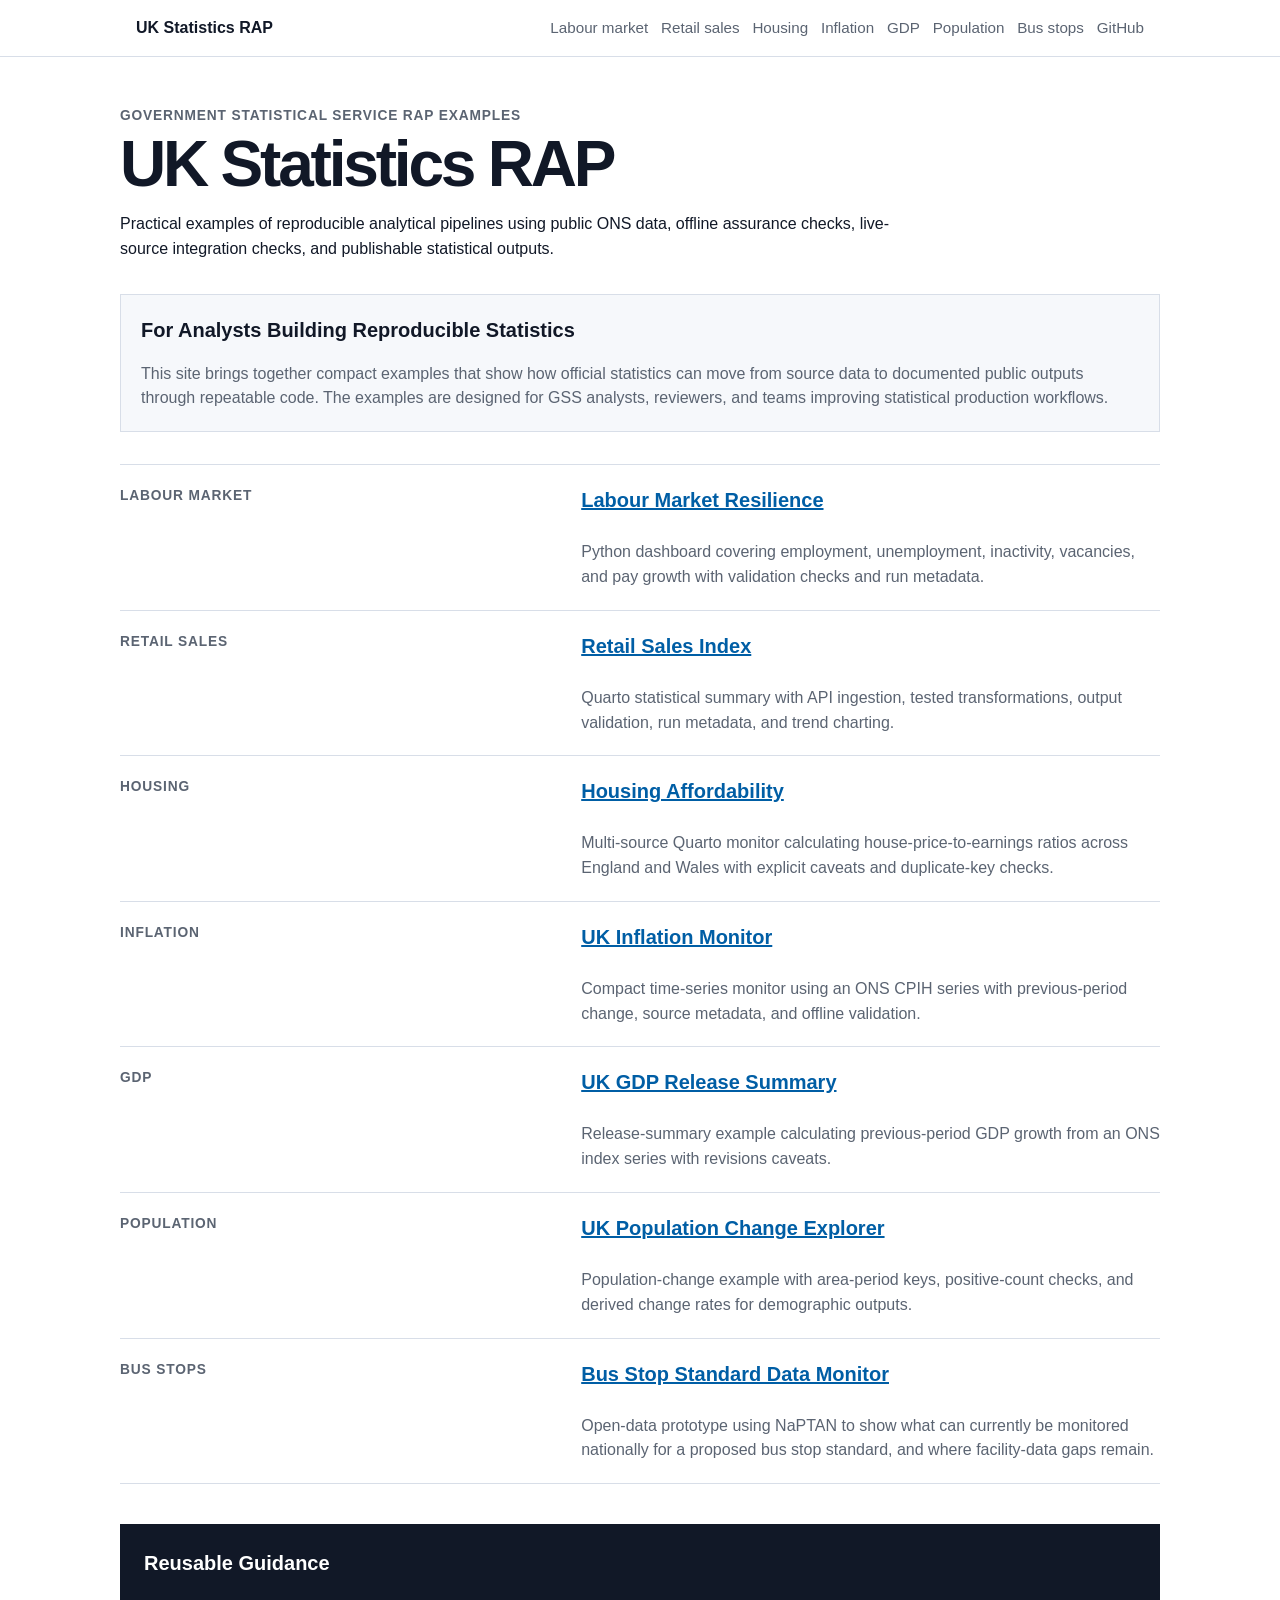
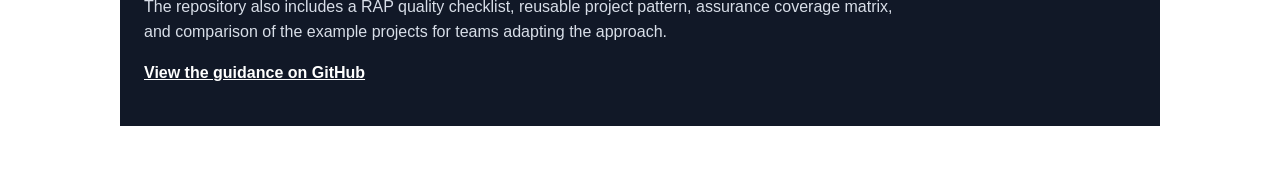
<file: site/index.html>
<!doctype html>
<html lang="en">
<head>
  <meta charset="utf-8">
  <meta name="viewport" content="width=device-width, initial-scale=1">
  <title>UK Statistics RAP</title>
  <link rel="stylesheet" href="assets/header.css">
  <link rel="stylesheet" href="assets/site.css">
</head>
<body>
  <header class="site-header">
    <div class="site-header__inner">
      <a class="site-header__brand" href="https://washwalk.github.io/uk-statistics-rap/">UK Statistics RAP</a>
      <nav class="site-header__nav" aria-label="Primary navigation">
        <a href="https://washwalk.github.io/uk-statistics-rap/uk-labour-market-resilience-monitor/">Labour market</a>
        <a href="https://washwalk.github.io/uk-statistics-rap/ons-retail-sales-rap/">Retail sales</a>
        <a href="https://washwalk.github.io/uk-statistics-rap/uk-housing-affordability-monitor/">Housing</a>
        <a href="https://washwalk.github.io/uk-statistics-rap/uk-inflation-monitor/">Inflation</a>
        <a href="https://washwalk.github.io/uk-statistics-rap/uk-gdp-release-summary/">GDP</a>
        <a href="https://washwalk.github.io/uk-statistics-rap/uk-population-change-explorer/">Population</a>
        <a href="https://washwalk.github.io/uk-statistics-rap/uk-bus-stop-standard-data-monitor/">Bus stops</a>
        <a href="https://github.com/washwalk/uk-statistics-rap">GitHub</a>
      </nav>
    </div>
  </header>

  <main>
    <section class="intro">
      <p class="eyebrow">Government Statistical Service RAP examples</p>
      <h1>UK Statistics RAP</h1>
      <p>Practical examples of reproducible analytical pipelines using public ONS data, offline assurance checks, live-source integration checks, and publishable statistical outputs.</p>
    </section>

    <section class="note" aria-label="Purpose">
      <h2>For Analysts Building Reproducible Statistics</h2>
      <p>This site brings together compact examples that show how official statistics can move from source data to documented public outputs through repeatable code. The examples are designed for GSS analysts, reviewers, and teams improving statistical production workflows.</p>
    </section>

    <section class="report-list" aria-label="Reports">
      <article>
        <p class="label">Labour market</p>
        <h2><a href="./uk-labour-market-resilience-monitor/">Labour Market Resilience</a></h2>
        <p>Python dashboard covering employment, unemployment, inactivity, vacancies, and pay growth with validation checks and run metadata.</p>
      </article>

      <article>
        <p class="label">Retail sales</p>
        <h2><a href="./ons-retail-sales-rap/">Retail Sales Index</a></h2>
        <p>Quarto statistical summary with API ingestion, tested transformations, output validation, run metadata, and trend charting.</p>
      </article>

      <article>
        <p class="label">Housing</p>
        <h2><a href="./uk-housing-affordability-monitor/">Housing Affordability</a></h2>
        <p>Multi-source Quarto monitor calculating house-price-to-earnings ratios across England and Wales with explicit caveats and duplicate-key checks.</p>
      </article>

      <article>
        <p class="label">Inflation</p>
        <h2><a href="./uk-inflation-monitor/">UK Inflation Monitor</a></h2>
        <p>Compact time-series monitor using an ONS CPIH series with previous-period change, source metadata, and offline validation.</p>
      </article>

      <article>
        <p class="label">GDP</p>
        <h2><a href="./uk-gdp-release-summary/">UK GDP Release Summary</a></h2>
        <p>Release-summary example calculating previous-period GDP growth from an ONS index series with revisions caveats.</p>
      </article>

      <article>
        <p class="label">Population</p>
        <h2><a href="./uk-population-change-explorer/">UK Population Change Explorer</a></h2>
        <p>Population-change example with area-period keys, positive-count checks, and derived change rates for demographic outputs.</p>
      </article>

      <article>
        <p class="label">Bus stops</p>
        <h2><a href="./uk-bus-stop-standard-data-monitor/">Bus Stop Standard Data Monitor</a></h2>
        <p>Open-data prototype using NaPTAN to show what can currently be monitored nationally for a proposed bus stop standard, and where facility-data gaps remain.</p>
      </article>
    </section>

    <section class="guidance" aria-label="Reusable guidance">
      <h2>Reusable Guidance</h2>
      <p>The repository also includes a RAP quality checklist, reusable project pattern, assurance coverage matrix, and comparison of the example projects for teams adapting the approach.</p>
      <p><a href="https://github.com/washwalk/uk-statistics-rap/tree/main/docs">View the guidance on GitHub</a></p>
    </section>
  </main>
</body>
</html>
</file>
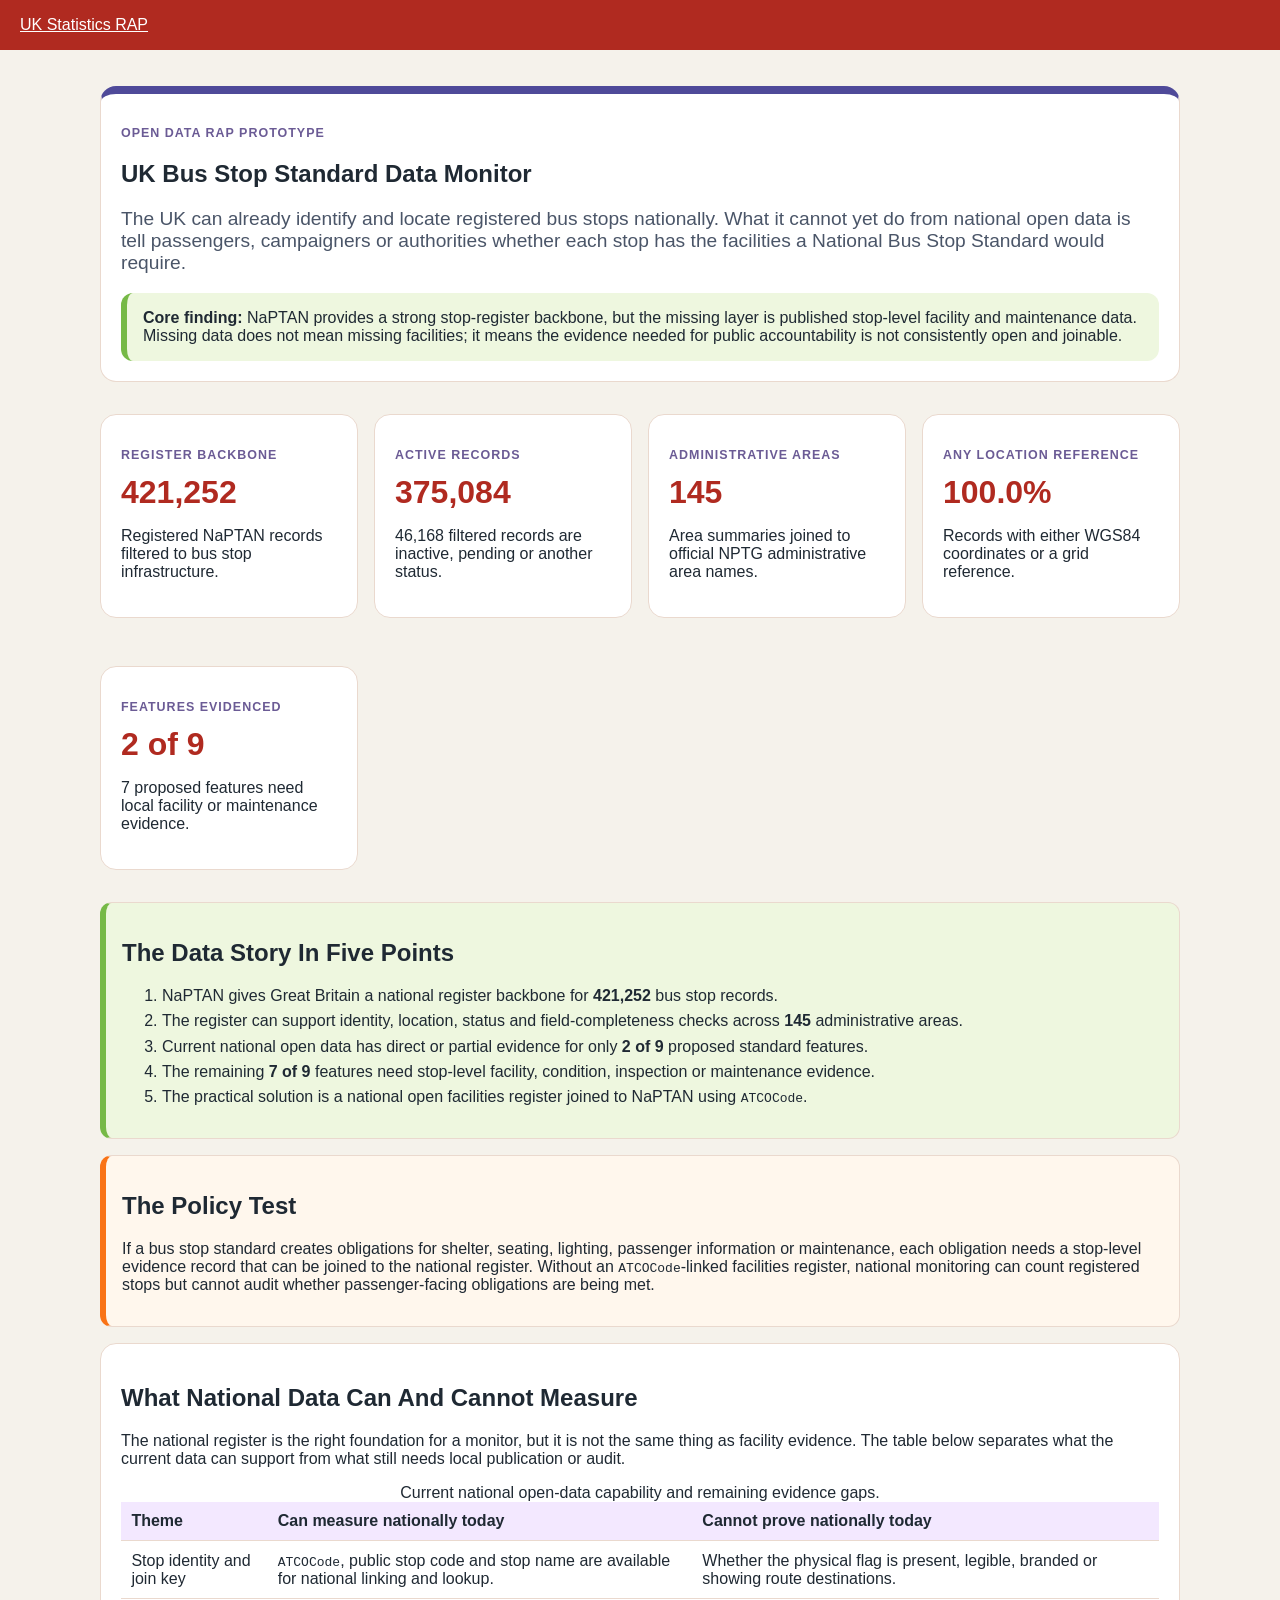
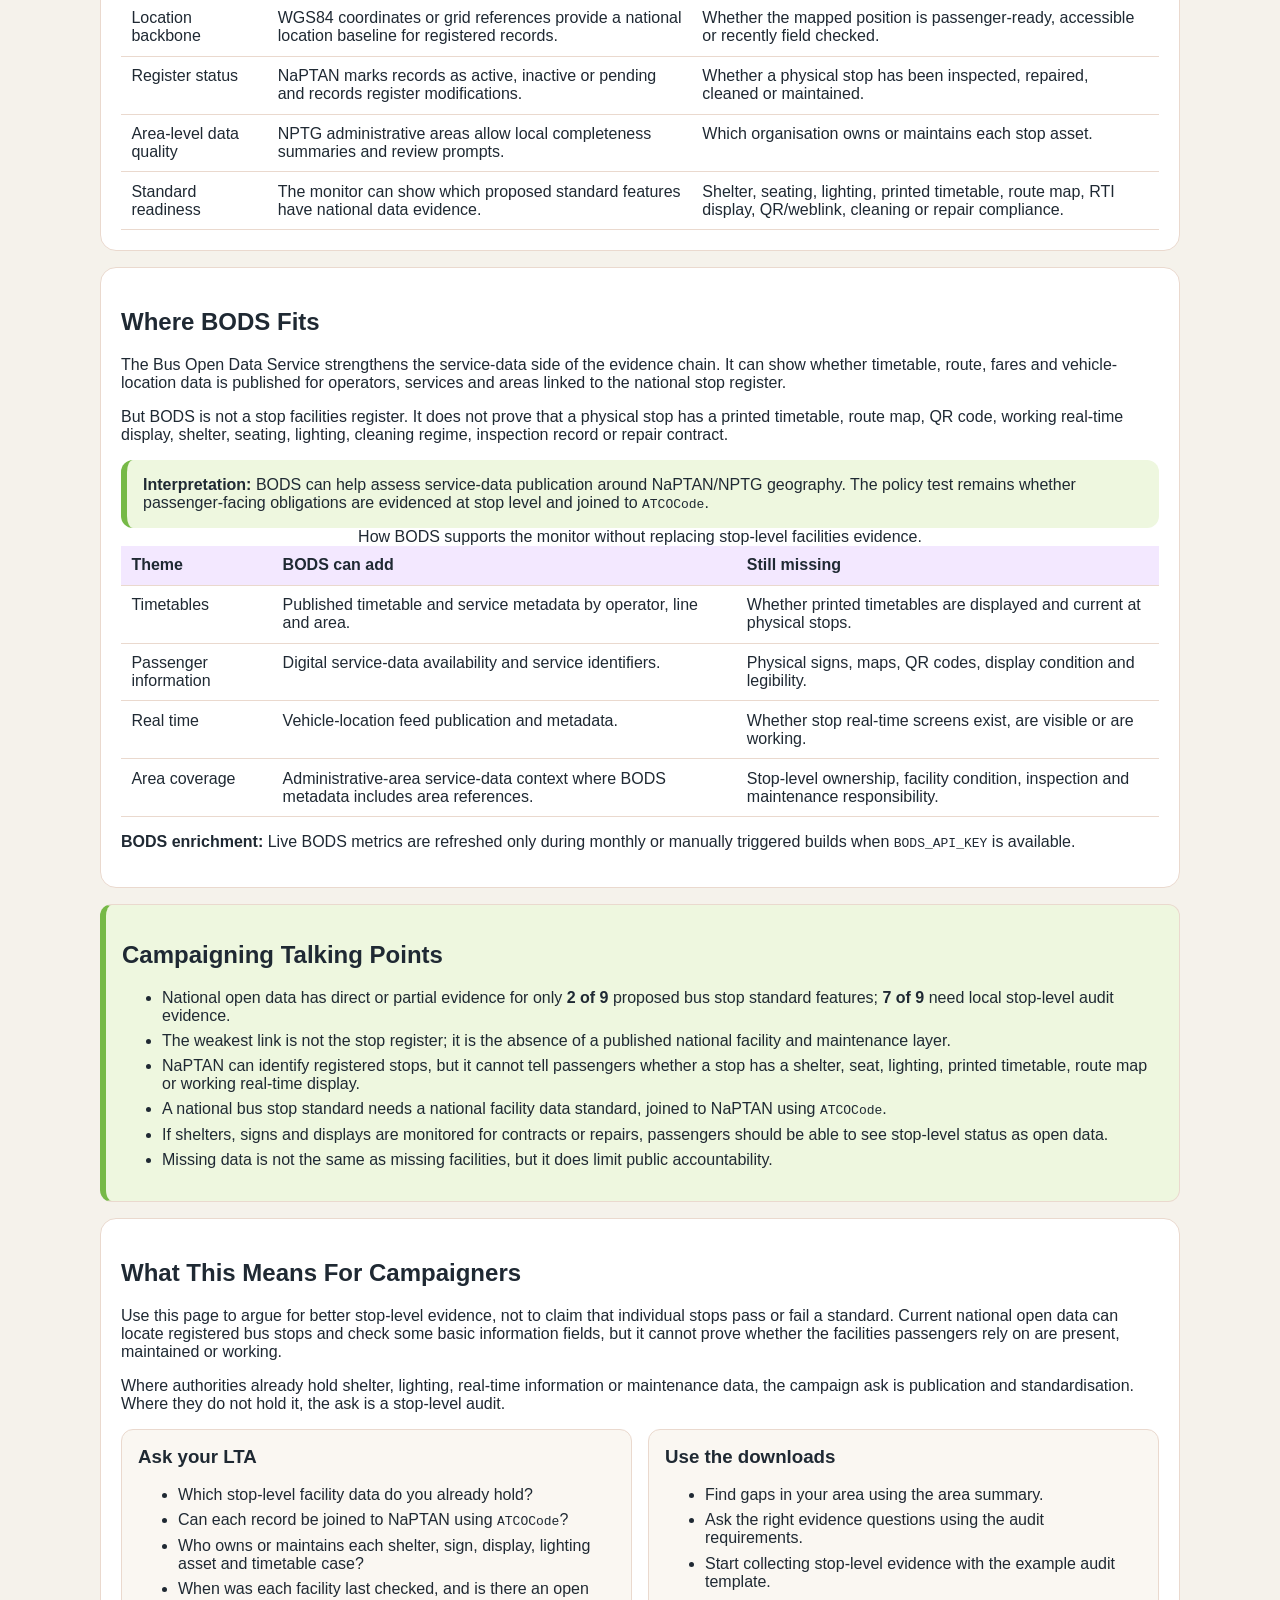
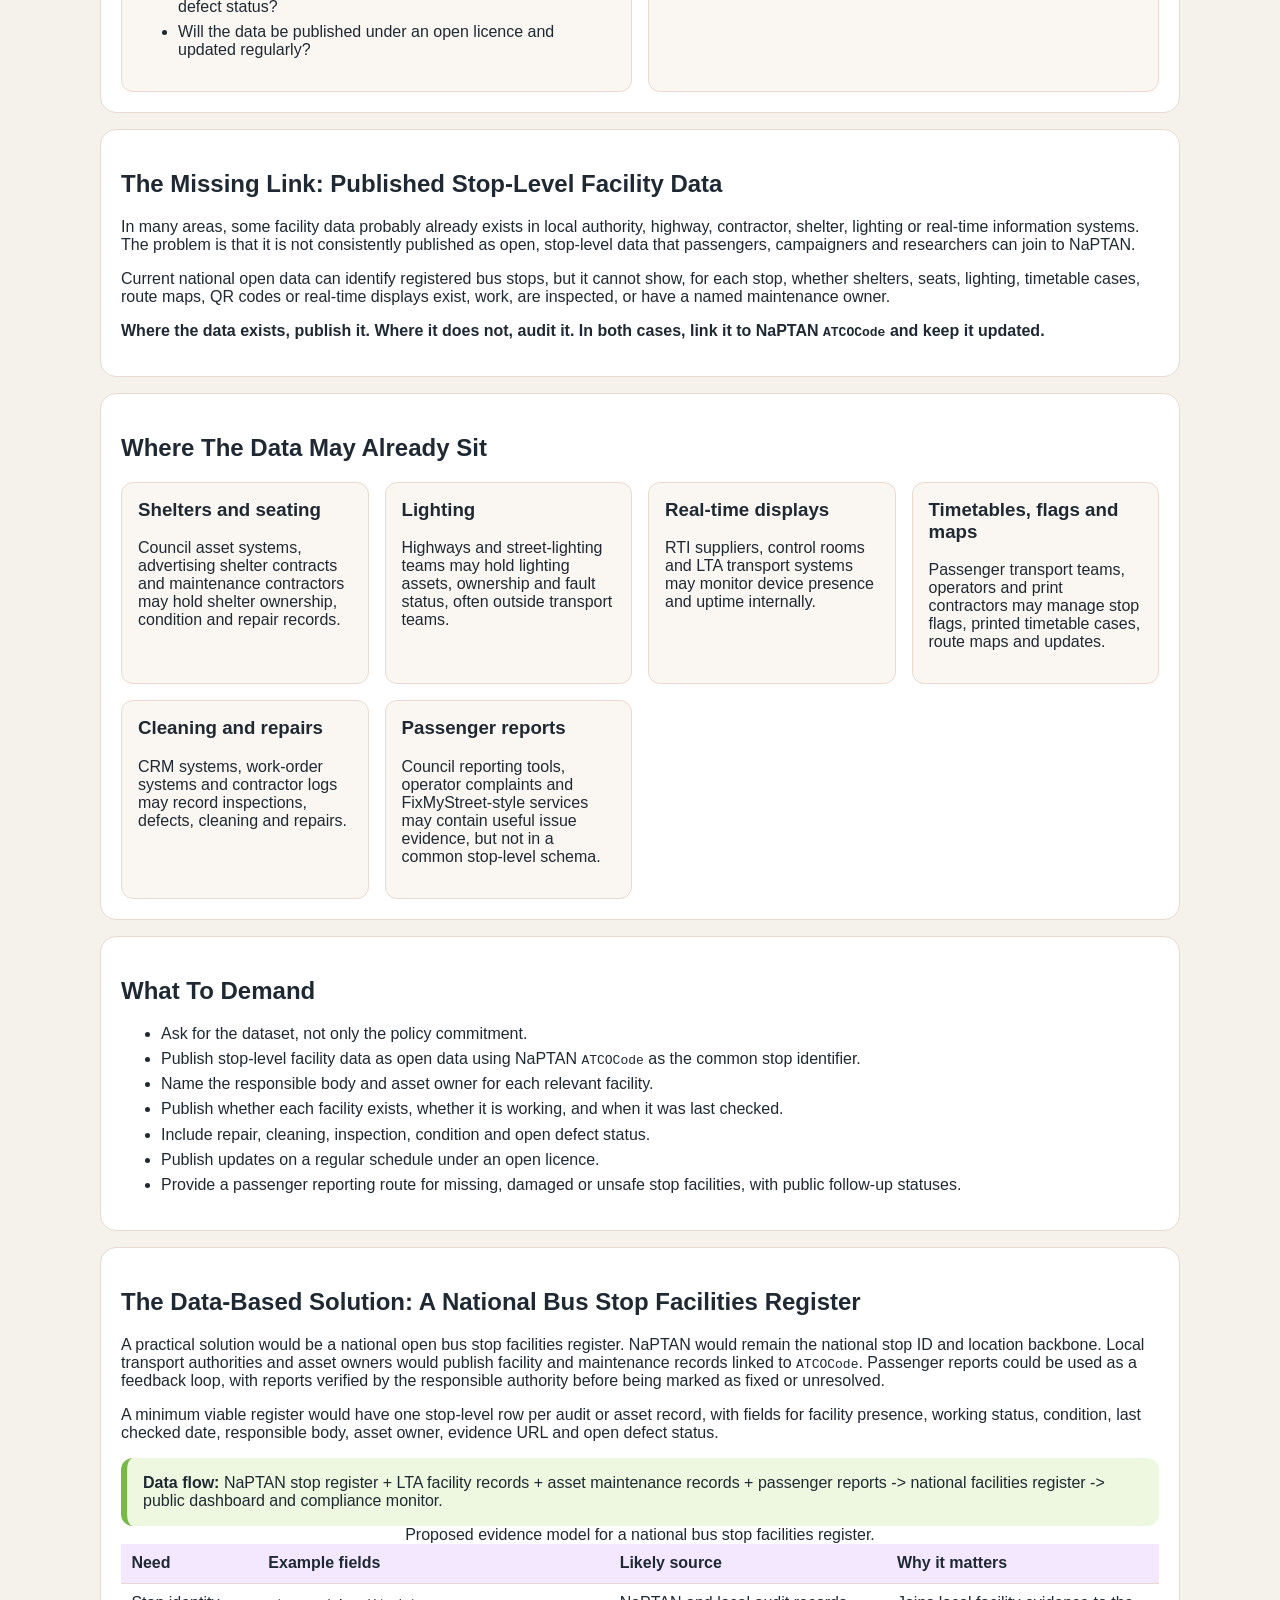
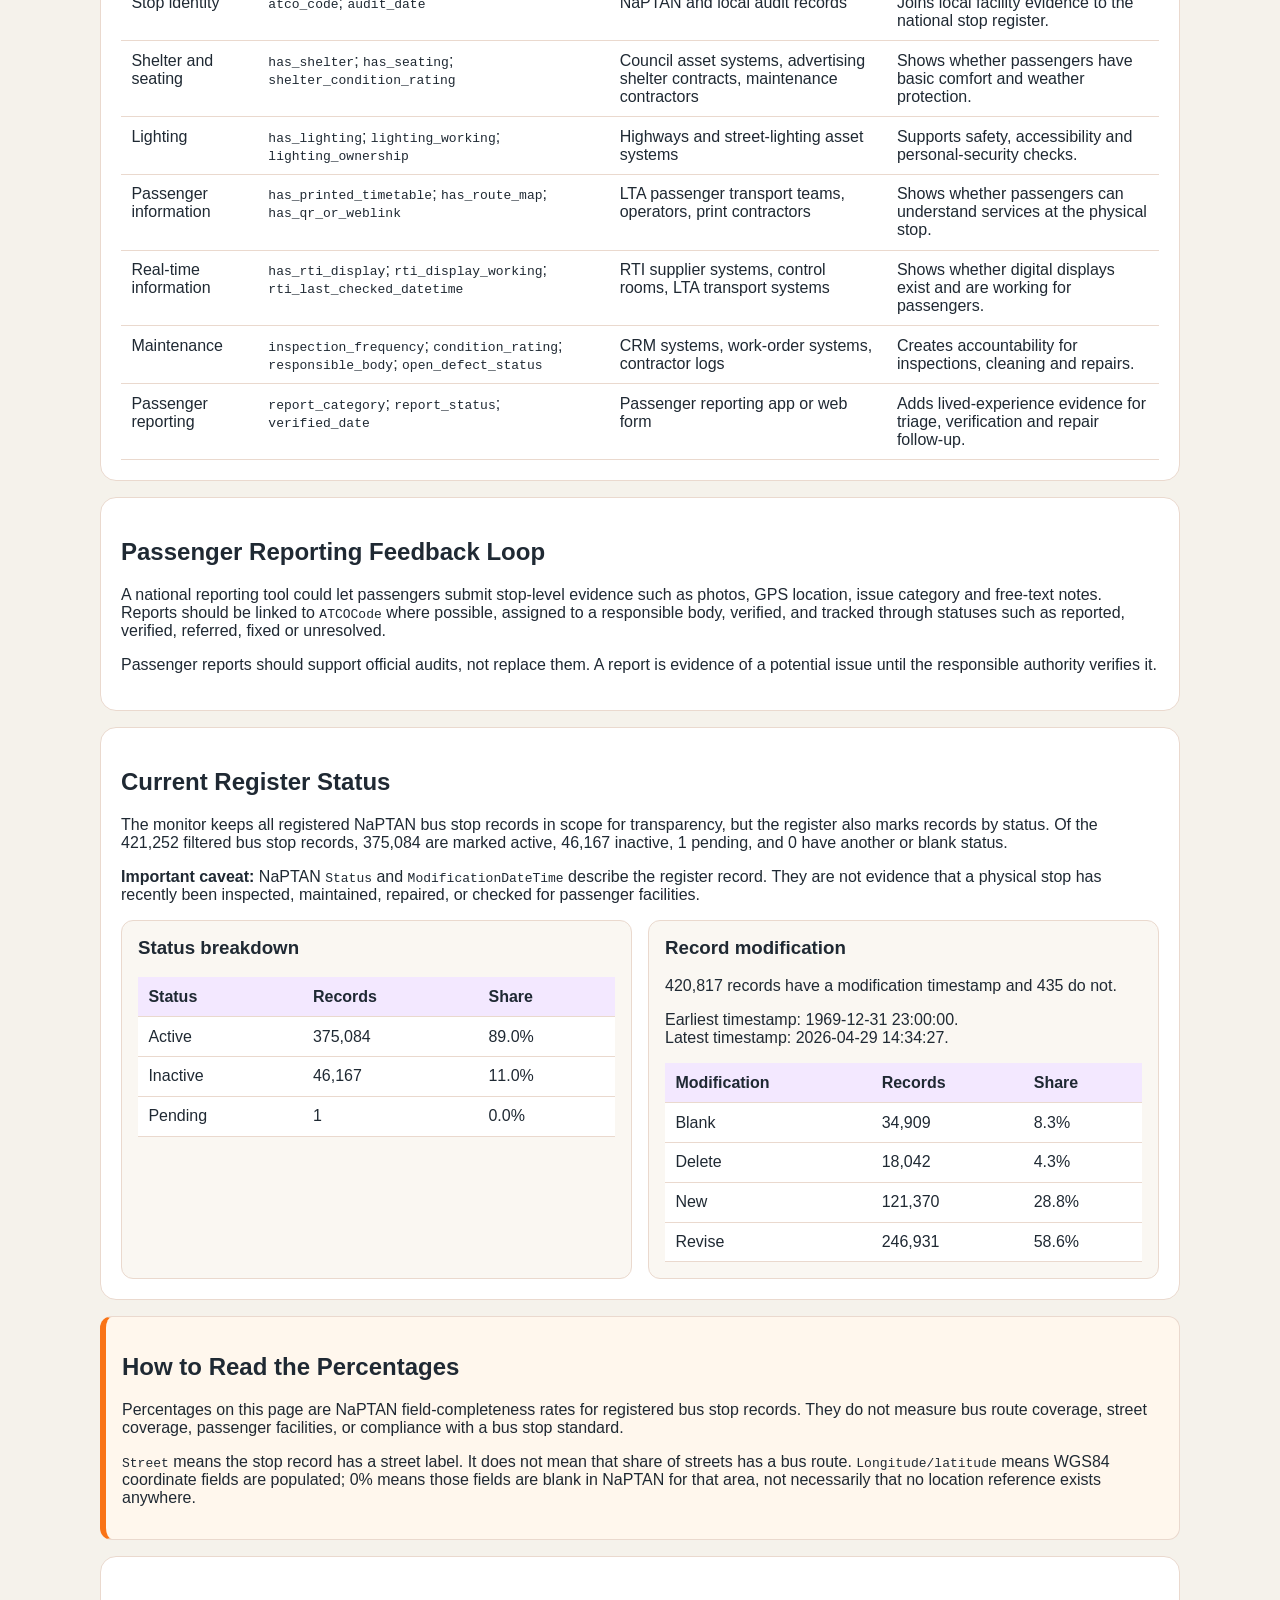
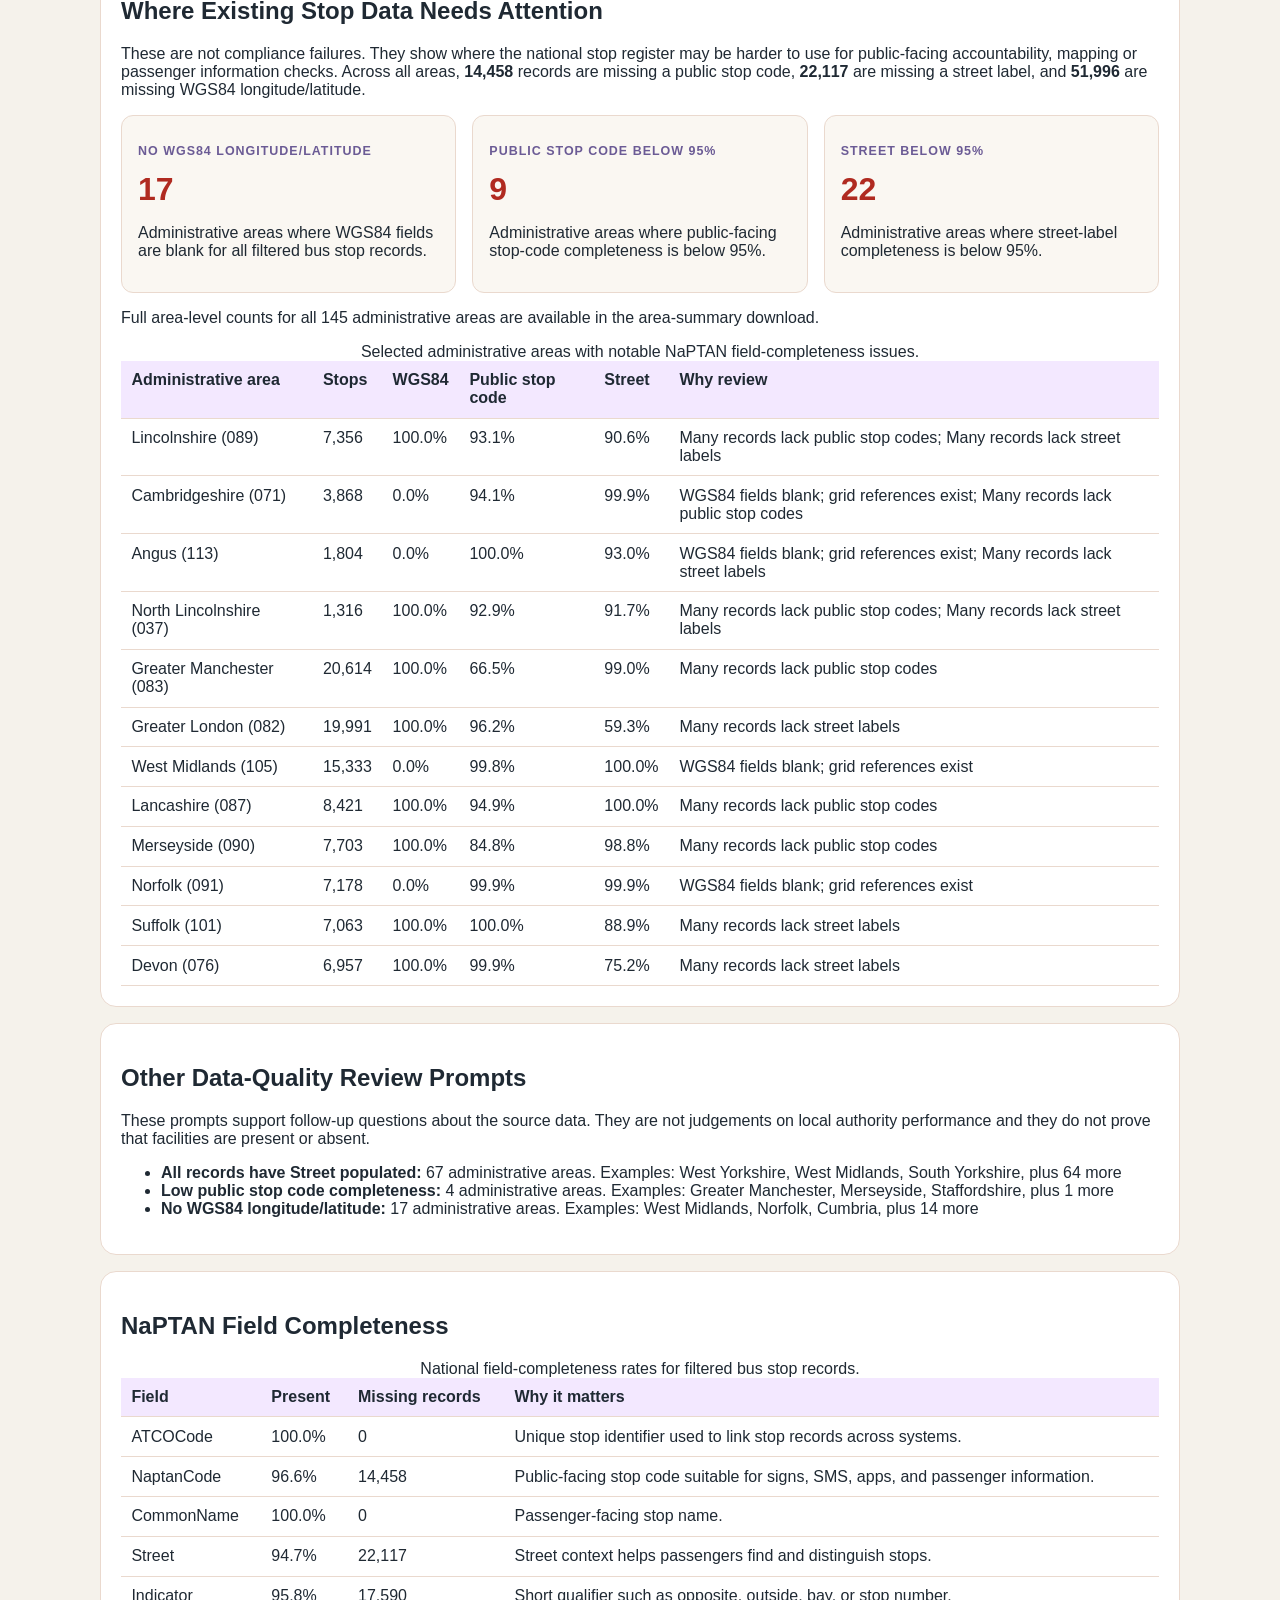
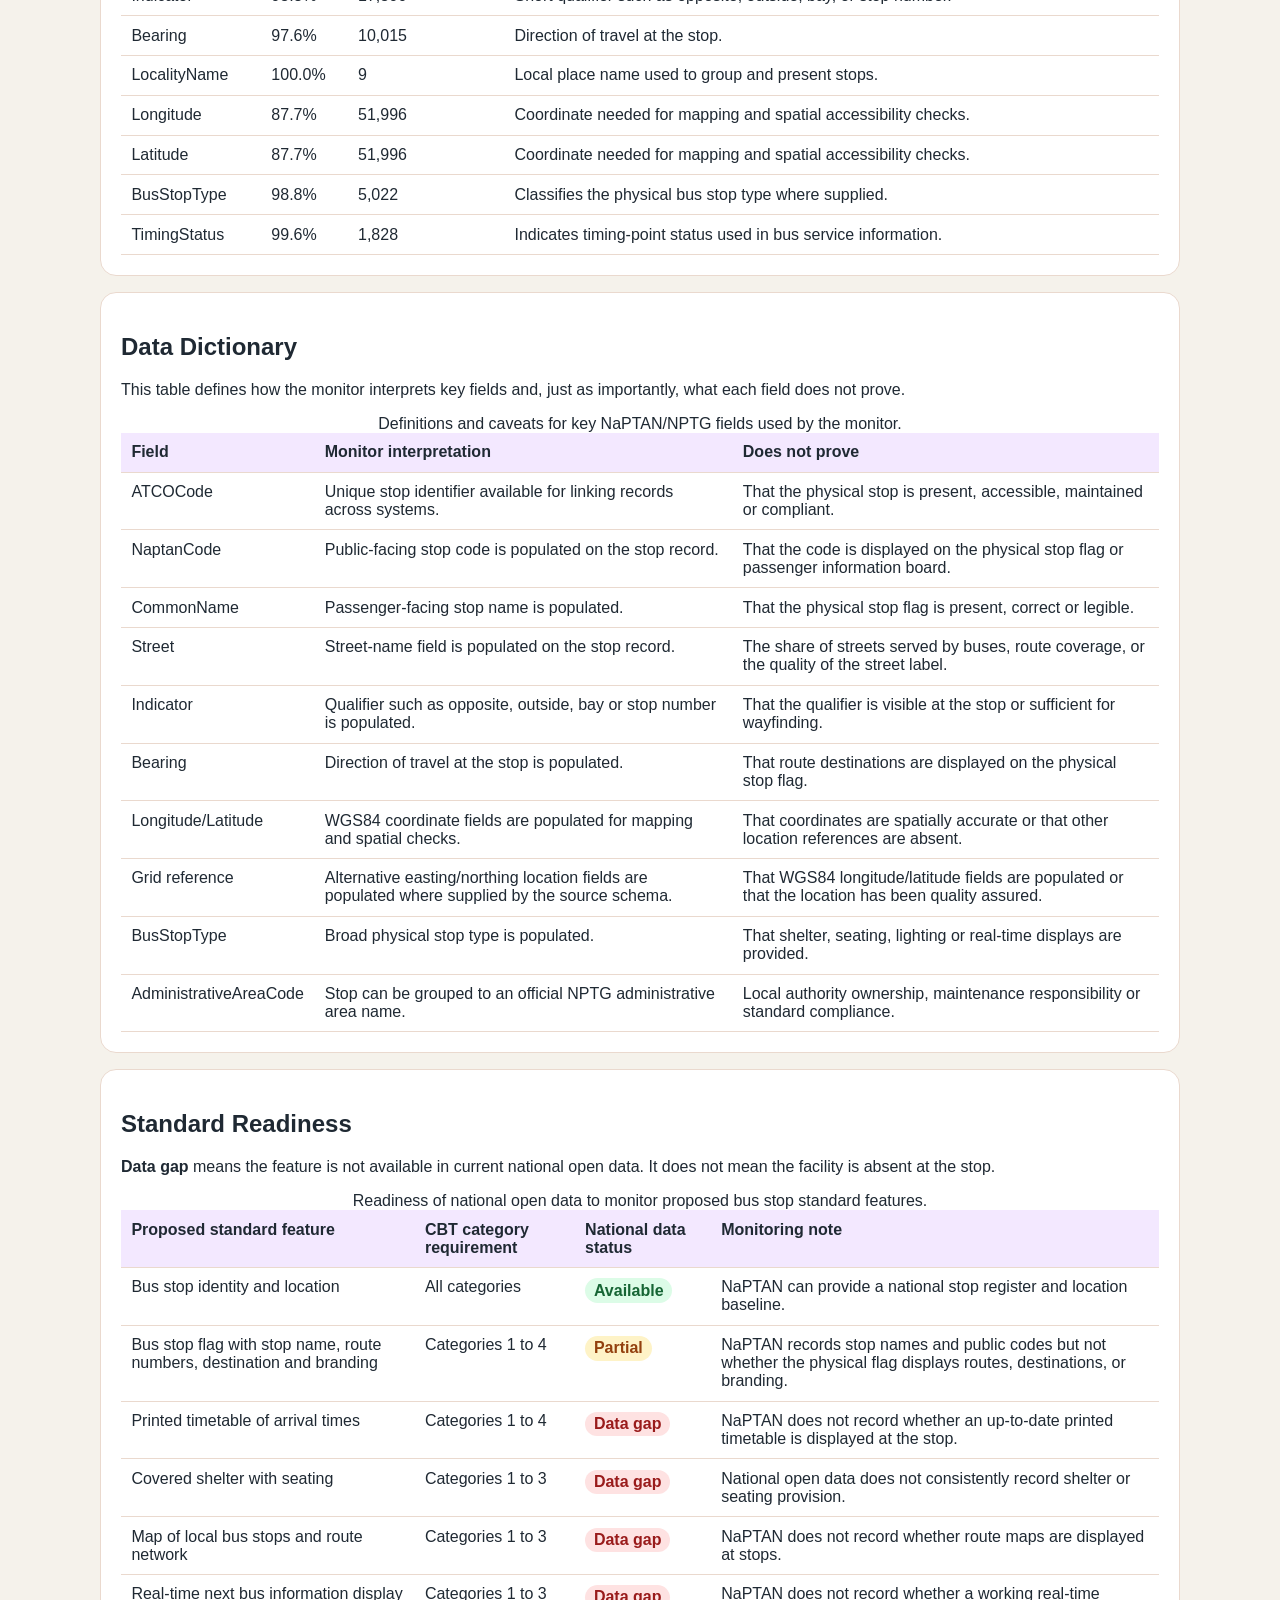
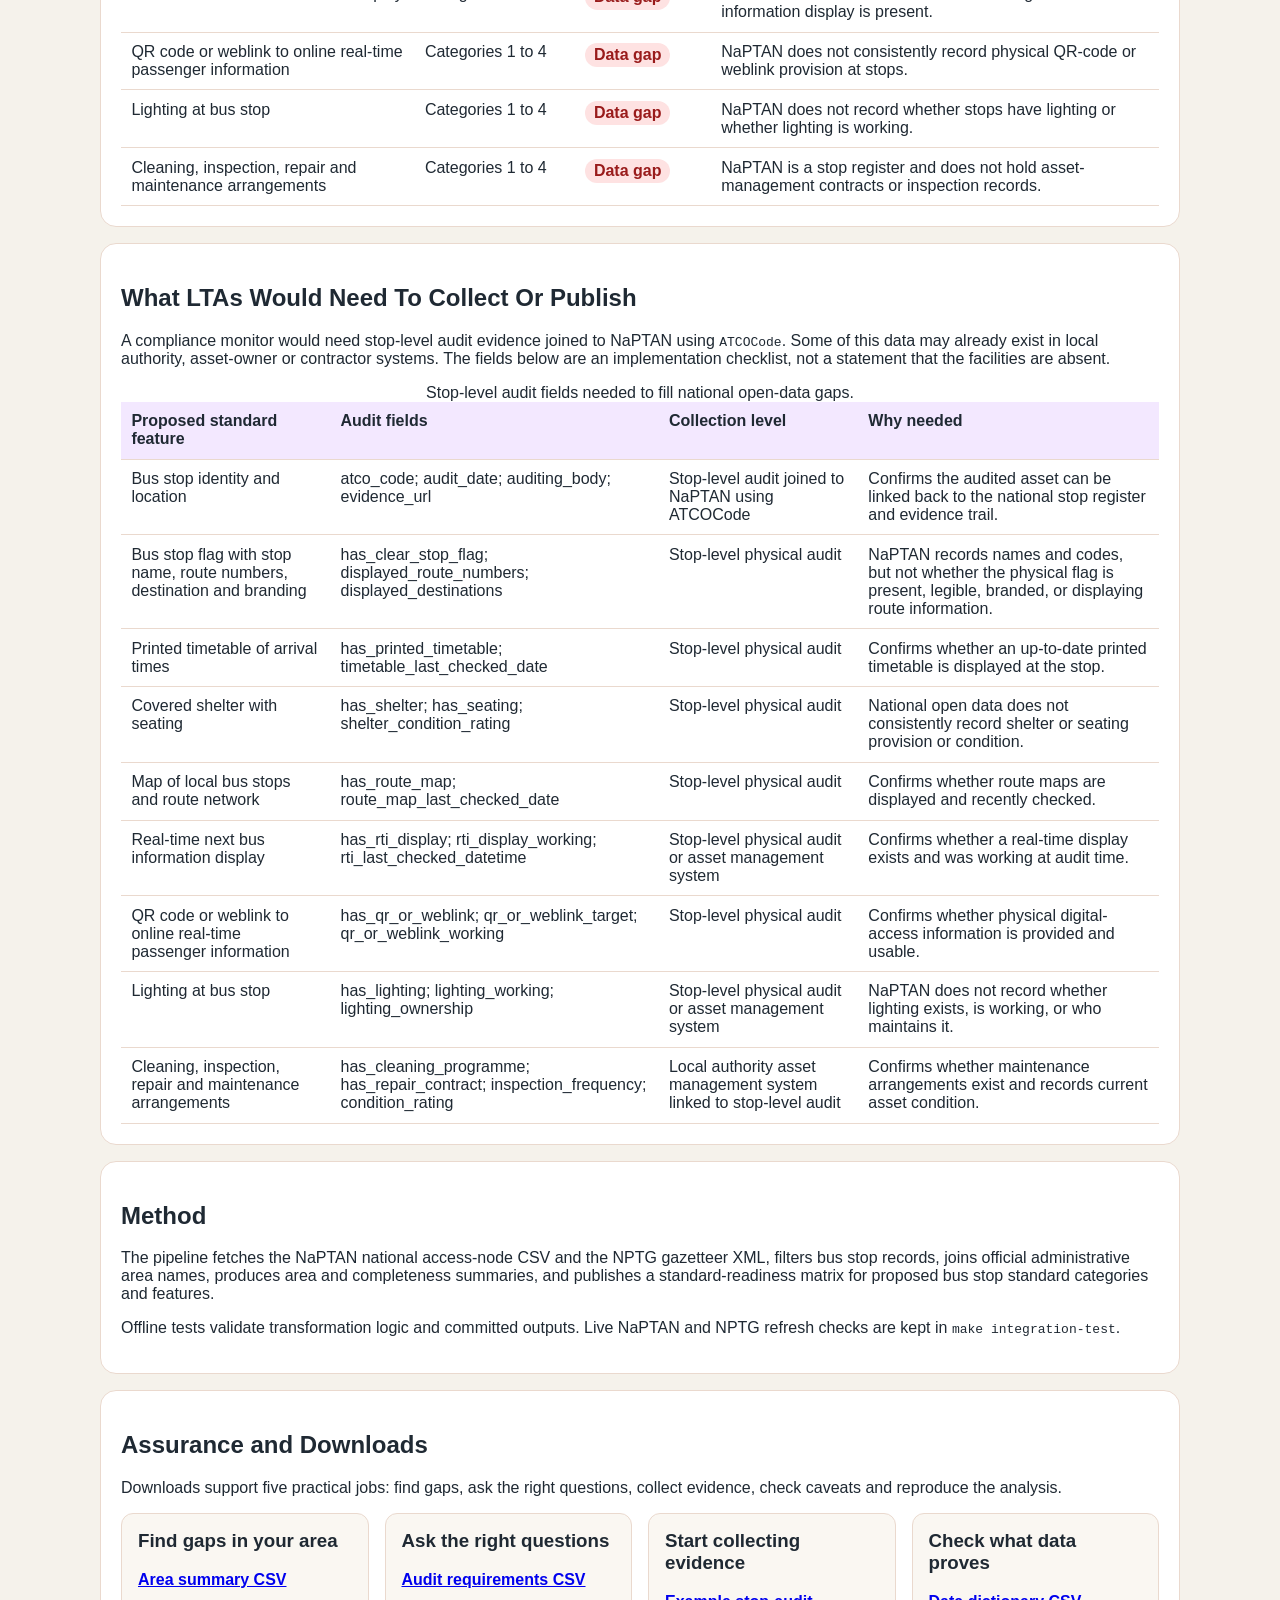
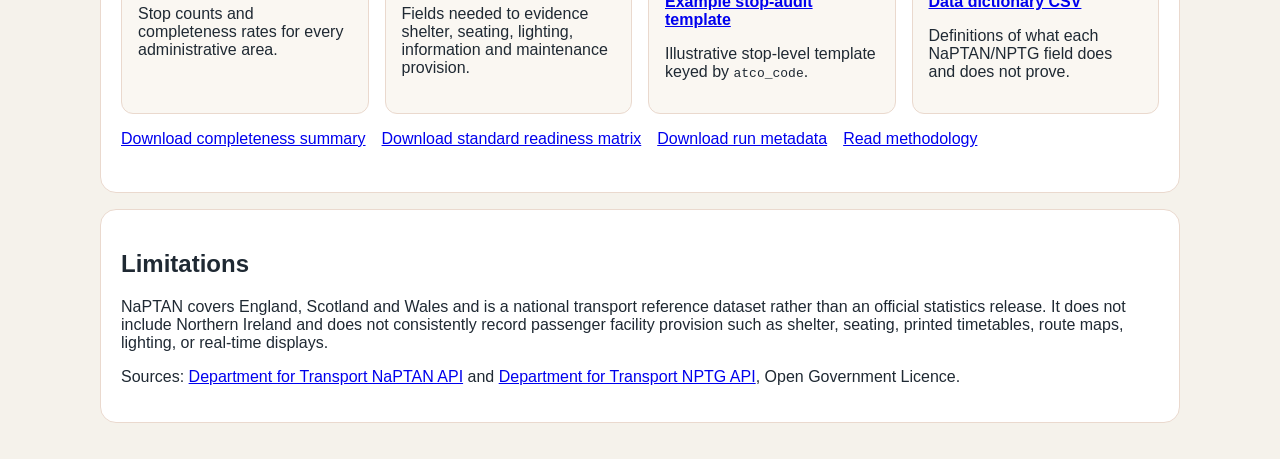
<file: uk-bus-stop-standard-data-monitor/docs/index.html>
<!doctype html>
<html lang="en">
<head>
<meta charset="utf-8"><meta name="viewport" content="width=device-width, initial-scale=1">
<title>UK Bus Stop Standard Data Monitor</title>
<style>body{font-family:Arial,sans-serif;margin:0;color:#1f2933;background:#f5f2eb}header{background:#b02a20;color:white;padding:1rem 1.25rem}header a{color:white}.wrap{max-width:1080px;margin:auto;padding:1.25rem}.hero,.panel,.metric{background:white;border:1px solid #ead9ce;border-radius:16px;padding:1.25rem;margin:1rem 0}.hero{border-top:8px solid #4f4a99}.lede{font-size:1.2rem;color:#4a5568}.metrics,.cards{display:grid;grid-template-columns:repeat(auto-fit,minmax(210px,1fr));gap:1rem}.label{font-size:.78rem;text-transform:uppercase;letter-spacing:.08em;color:#6b5b95;font-weight:700}.value{font-size:2rem;font-weight:800;margin:.25rem 0;color:#b02a20}.callout{background:#eef7df;border-left:6px solid #76b947;padding:1rem;border-radius:12px}.warning{background:#fff7ed;border-left:6px solid #f97316;padding:1rem;border-radius:12px}.card{background:#faf7f2;border:1px solid #ead9ce;border-radius:12px;padding:1rem}.card h3{margin-top:0}.talking-points li,.actions li{margin-bottom:.45rem}table{width:100%;border-collapse:collapse;background:white}th,td{border-bottom:1px solid #ead9ce;padding:.65rem;text-align:left;vertical-align:top}th{background:#f3e8ff}.status{display:inline-block;border-radius:999px;padding:.2rem .55rem;font-weight:700}.available{background:#dcfce7;color:#166534}.partial{background:#fef3c7;color:#92400e}.not_available{background:#fee2e2;color:#991b1b}.downloads a{display:inline-block;margin-right:1rem;margin-bottom:.5rem}.download-card a{font-weight:700}@media(max-width:700px){.wrap{padding:.75rem}table{font-size:.9rem;display:block;overflow-x:auto}} </style>
</head>
<body>
<header><a href="../">UK Statistics RAP</a></header>
<main class="wrap">
<section class="hero">
<p class="label">Open data RAP prototype</p>
<h1>UK Bus Stop Standard Data Monitor</h1>
<p class="lede">The UK can already identify and locate registered bus stops nationally. What it cannot yet do from national open data is tell passengers, campaigners or authorities whether each stop has the facilities a National Bus Stop Standard would require.</p>
<div class="callout"><strong>Core finding:</strong> NaPTAN provides a strong stop-register backbone, but the missing layer is published stop-level facility and maintenance data. Missing data does not mean missing facilities; it means the evidence needed for public accountability is not consistently open and joinable.</div>
</section>
<section class="metrics">
<article class="metric"><p class="label">Register backbone</p><p class="value">421,252</p><p>Registered NaPTAN records filtered to bus stop infrastructure.</p></article>
<article class="metric"><p class="label">Active records</p><p class="value">375,084</p><p>46,168 filtered records are inactive, pending or another status.</p></article>
<article class="metric"><p class="label">Administrative areas</p><p class="value">145</p><p>Area summaries joined to official NPTG administrative area names.</p></article>
<article class="metric"><p class="label">Any location reference</p><p class="value">100.0%</p><p>Records with either WGS84 coordinates or a grid reference.</p></article>
<article class="metric"><p class="label">Features evidenced</p><p class="value">2 of 9</p><p>7 proposed features need local facility or maintenance evidence.</p></article>
</section>
<section class="panel callout"><h2>The Data Story In Five Points</h2><ol class="actions"><li>NaPTAN gives Great Britain a national register backbone for <strong>421,252</strong> bus stop records.</li><li>The register can support identity, location, status and field-completeness checks across <strong>145</strong> administrative areas.</li><li>Current national open data has direct or partial evidence for only <strong>2 of 9</strong> proposed standard features.</li><li>The remaining <strong>7 of 9</strong> features need stop-level facility, condition, inspection or maintenance evidence.</li><li>The practical solution is a national open facilities register joined to NaPTAN using <code>ATCOCode</code>.</li></ol></section>
<section class="panel warning"><h2>The Policy Test</h2><p>If a bus stop standard creates obligations for shelter, seating, lighting, passenger information or maintenance, each obligation needs a stop-level evidence record that can be joined to the national register. Without an <code>ATCOCode</code>-linked facilities register, national monitoring can count registered stops but cannot audit whether passenger-facing obligations are being met.</p></section>
<section class="panel"><h2>What National Data Can And Cannot Measure</h2><p>The national register is the right foundation for a monitor, but it is not the same thing as facility evidence. The table below separates what the current data can support from what still needs local publication or audit.</p><table><caption>Current national open-data capability and remaining evidence gaps.</caption><thead><tr><th scope="col">Theme</th><th scope="col">Can measure nationally today</th><th scope="col">Cannot prove nationally today</th></tr></thead><tbody>
<tr><td>Stop identity and join key</td><td><code>ATCOCode</code>, public stop code and stop name are available for national linking and lookup.</td><td>Whether the physical flag is present, legible, branded or showing route destinations.</td></tr>
<tr><td>Location backbone</td><td>WGS84 coordinates or grid references provide a national location baseline for registered records.</td><td>Whether the mapped position is passenger-ready, accessible or recently field checked.</td></tr>
<tr><td>Register status</td><td>NaPTAN marks records as active, inactive or pending and records register modifications.</td><td>Whether a physical stop has been inspected, repaired, cleaned or maintained.</td></tr>
<tr><td>Area-level data quality</td><td>NPTG administrative areas allow local completeness summaries and review prompts.</td><td>Which organisation owns or maintains each stop asset.</td></tr>
<tr><td>Standard readiness</td><td>The monitor can show which proposed standard features have national data evidence.</td><td>Shelter, seating, lighting, printed timetable, route map, RTI display, QR/weblink, cleaning or repair compliance.</td></tr>
</tbody></table></section>
<section class="panel"><h2>Where BODS Fits</h2><p>The Bus Open Data Service strengthens the service-data side of the evidence chain. It can show whether timetable, route, fares and vehicle-location data is published for operators, services and areas linked to the national stop register.</p><p>But BODS is not a stop facilities register. It does not prove that a physical stop has a printed timetable, route map, QR code, working real-time display, shelter, seating, lighting, cleaning regime, inspection record or repair contract.</p><div class="callout"><strong>Interpretation:</strong> BODS can help assess service-data publication around NaPTAN/NPTG geography. The policy test remains whether passenger-facing obligations are evidenced at stop level and joined to <code>ATCOCode</code>.</div><table><caption>How BODS supports the monitor without replacing stop-level facilities evidence.</caption><thead><tr><th scope="col">Theme</th><th scope="col">BODS can add</th><th scope="col">Still missing</th></tr></thead><tbody><tr><td>Timetables</td><td>Published timetable and service metadata by operator, line and area.</td><td>Whether printed timetables are displayed and current at physical stops.</td></tr><tr><td>Passenger information</td><td>Digital service-data availability and service identifiers.</td><td>Physical signs, maps, QR codes, display condition and legibility.</td></tr><tr><td>Real time</td><td>Vehicle-location feed publication and metadata.</td><td>Whether stop real-time screens exist, are visible or are working.</td></tr><tr><td>Area coverage</td><td>Administrative-area service-data context where BODS metadata includes area references.</td><td>Stop-level ownership, facility condition, inspection and maintenance responsibility.</td></tr></tbody></table><p><strong>BODS enrichment:</strong> Live BODS metrics are refreshed only during monthly or manually triggered builds when <code>BODS_API_KEY</code> is available.</p></section>
<section class="panel callout"><h2>Campaigning Talking Points</h2><ul class="talking-points"><li>National open data has direct or partial evidence for only <strong>2 of 9</strong> proposed bus stop standard features; <strong>7 of 9</strong> need local stop-level audit evidence.</li><li>The weakest link is not the stop register; it is the absence of a published national facility and maintenance layer.</li><li>NaPTAN can identify registered stops, but it cannot tell passengers whether a stop has a shelter, seat, lighting, printed timetable, route map or working real-time display.</li><li>A national bus stop standard needs a national facility data standard, joined to NaPTAN using <code>ATCOCode</code>.</li><li>If shelters, signs and displays are monitored for contracts or repairs, passengers should be able to see stop-level status as open data.</li><li>Missing data is not the same as missing facilities, but it does limit public accountability.</li></ul></section>
<section class="panel"><h2>What This Means For Campaigners</h2><p>Use this page to argue for better stop-level evidence, not to claim that individual stops pass or fail a standard. Current national open data can locate registered bus stops and check some basic information fields, but it cannot prove whether the facilities passengers rely on are present, maintained or working.</p><p>Where authorities already hold shelter, lighting, real-time information or maintenance data, the campaign ask is publication and standardisation. Where they do not hold it, the ask is a stop-level audit.</p><div class="cards actions"><article class="card"><h3>Ask your LTA</h3><ul><li>Which stop-level facility data do you already hold?</li><li>Can each record be joined to NaPTAN using <code>ATCOCode</code>?</li><li>Who owns or maintains each shelter, sign, display, lighting asset and timetable case?</li><li>When was each facility last checked, and is there an open defect status?</li><li>Will the data be published under an open licence and updated regularly?</li></ul></article><article class="card"><h3>Use the downloads</h3><ul><li>Find gaps in your area using the area summary.</li><li>Ask the right evidence questions using the audit requirements.</li><li>Start collecting stop-level evidence with the example audit template.</li></ul></article></div></section>
<section class="panel"><h2>The Missing Link: Published Stop-Level Facility Data</h2><p>In many areas, some facility data probably already exists in local authority, highway, contractor, shelter, lighting or real-time information systems. The problem is that it is not consistently published as open, stop-level data that passengers, campaigners and researchers can join to NaPTAN.</p><p>Current national open data can identify registered bus stops, but it cannot show, for each stop, whether shelters, seats, lighting, timetable cases, route maps, QR codes or real-time displays exist, work, are inspected, or have a named maintenance owner.</p><p><strong>Where the data exists, publish it. Where it does not, audit it. In both cases, link it to NaPTAN <code>ATCOCode</code> and keep it updated.</strong></p></section>
<section class="panel"><h2>Where The Data May Already Sit</h2><div class="cards"><article class="card"><h3>Shelters and seating</h3><p>Council asset systems, advertising shelter contracts and maintenance contractors may hold shelter ownership, condition and repair records.</p></article><article class="card"><h3>Lighting</h3><p>Highways and street-lighting teams may hold lighting assets, ownership and fault status, often outside transport teams.</p></article><article class="card"><h3>Real-time displays</h3><p>RTI suppliers, control rooms and LTA transport systems may monitor device presence and uptime internally.</p></article><article class="card"><h3>Timetables, flags and maps</h3><p>Passenger transport teams, operators and print contractors may manage stop flags, printed timetable cases, route maps and updates.</p></article><article class="card"><h3>Cleaning and repairs</h3><p>CRM systems, work-order systems and contractor logs may record inspections, defects, cleaning and repairs.</p></article><article class="card"><h3>Passenger reports</h3><p>Council reporting tools, operator complaints and FixMyStreet-style services may contain useful issue evidence, but not in a common stop-level schema.</p></article></div></section>
<section class="panel"><h2>What To Demand</h2><ul class="actions"><li>Ask for the dataset, not only the policy commitment.</li><li>Publish stop-level facility data as open data using NaPTAN <code>ATCOCode</code> as the common stop identifier.</li><li>Name the responsible body and asset owner for each relevant facility.</li><li>Publish whether each facility exists, whether it is working, and when it was last checked.</li><li>Include repair, cleaning, inspection, condition and open defect status.</li><li>Publish updates on a regular schedule under an open licence.</li><li>Provide a passenger reporting route for missing, damaged or unsafe stop facilities, with public follow-up statuses.</li></ul></section>
<section class="panel"><h2>The Data-Based Solution: A National Bus Stop Facilities Register</h2><p>A practical solution would be a national open bus stop facilities register. NaPTAN would remain the national stop ID and location backbone. Local transport authorities and asset owners would publish facility and maintenance records linked to <code>ATCOCode</code>. Passenger reports could be used as a feedback loop, with reports verified by the responsible authority before being marked as fixed or unresolved.</p><p>A minimum viable register would have one stop-level row per audit or asset record, with fields for facility presence, working status, condition, last checked date, responsible body, asset owner, evidence URL and open defect status.</p><div class="callout"><strong>Data flow:</strong> NaPTAN stop register + LTA facility records + asset maintenance records + passenger reports -> national facilities register -> public dashboard and compliance monitor.</div><table><caption>Proposed evidence model for a national bus stop facilities register.</caption><thead><tr><th scope="col">Need</th><th scope="col">Example fields</th><th scope="col">Likely source</th><th scope="col">Why it matters</th></tr></thead><tbody>
<tr><td>Stop identity</td><td><code>atco_code</code>; <code>audit_date</code></td><td>NaPTAN and local audit records</td><td>Joins local facility evidence to the national stop register.</td></tr>
<tr><td>Shelter and seating</td><td><code>has_shelter</code>; <code>has_seating</code>; <code>shelter_condition_rating</code></td><td>Council asset systems, advertising shelter contracts, maintenance contractors</td><td>Shows whether passengers have basic comfort and weather protection.</td></tr>
<tr><td>Lighting</td><td><code>has_lighting</code>; <code>lighting_working</code>; <code>lighting_ownership</code></td><td>Highways and street-lighting asset systems</td><td>Supports safety, accessibility and personal-security checks.</td></tr>
<tr><td>Passenger information</td><td><code>has_printed_timetable</code>; <code>has_route_map</code>; <code>has_qr_or_weblink</code></td><td>LTA passenger transport teams, operators, print contractors</td><td>Shows whether passengers can understand services at the physical stop.</td></tr>
<tr><td>Real-time information</td><td><code>has_rti_display</code>; <code>rti_display_working</code>; <code>rti_last_checked_datetime</code></td><td>RTI supplier systems, control rooms, LTA transport systems</td><td>Shows whether digital displays exist and are working for passengers.</td></tr>
<tr><td>Maintenance</td><td><code>inspection_frequency</code>; <code>condition_rating</code>; <code>responsible_body</code>; <code>open_defect_status</code></td><td>CRM systems, work-order systems, contractor logs</td><td>Creates accountability for inspections, cleaning and repairs.</td></tr>
<tr><td>Passenger reporting</td><td><code>report_category</code>; <code>report_status</code>; <code>verified_date</code></td><td>Passenger reporting app or web form</td><td>Adds lived-experience evidence for triage, verification and repair follow-up.</td></tr>
</tbody></table></section>
<section class="panel"><h2>Passenger Reporting Feedback Loop</h2><p>A national reporting tool could let passengers submit stop-level evidence such as photos, GPS location, issue category and free-text notes. Reports should be linked to <code>ATCOCode</code> where possible, assigned to a responsible body, verified, and tracked through statuses such as reported, verified, referred, fixed or unresolved.</p><p>Passenger reports should support official audits, not replace them. A report is evidence of a potential issue until the responsible authority verifies it.</p></section>
<section class="panel"><h2>Current Register Status</h2><p>The monitor keeps all registered NaPTAN bus stop records in scope for transparency, but the register also marks records by status. Of the 421,252 filtered bus stop records, 375,084 are marked active, 46,167 inactive, 1 pending, and 0 have another or blank status.</p><p><strong>Important caveat:</strong> NaPTAN <code>Status</code> and <code>ModificationDateTime</code> describe the register record. They are not evidence that a physical stop has recently been inspected, maintained, repaired, or checked for passenger facilities.</p><div class="cards"><article class="card"><h3>Status breakdown</h3><table><thead><tr><th scope="col">Status</th><th scope="col">Records</th><th scope="col">Share</th></tr></thead><tbody><tr><td>Active</td><td>375,084</td><td>89.0%</td></tr>
<tr><td>Inactive</td><td>46,167</td><td>11.0%</td></tr>
<tr><td>Pending</td><td>1</td><td>0.0%</td></tr></tbody></table></article><article class="card"><h3>Record modification</h3><p>420,817 records have a modification timestamp and 435 do not.</p><p>Earliest timestamp: 1969-12-31 23:00:00.<br>Latest timestamp: 2026-04-29 14:34:27.</p><table><thead><tr><th scope="col">Modification</th><th scope="col">Records</th><th scope="col">Share</th></tr></thead><tbody><tr><td>Blank</td><td>34,909</td><td>8.3%</td></tr>
<tr><td>Delete</td><td>18,042</td><td>4.3%</td></tr>
<tr><td>New</td><td>121,370</td><td>28.8%</td></tr>
<tr><td>Revise</td><td>246,931</td><td>58.6%</td></tr></tbody></table></article></div></section>
<section class="panel warning"><h2>How to Read the Percentages</h2><p>Percentages on this page are NaPTAN field-completeness rates for registered bus stop records. They do not measure bus route coverage, street coverage, passenger facilities, or compliance with a bus stop standard.</p><p><code>Street</code> means the stop record has a street label. It does not mean that share of streets has a bus route. <code>Longitude/latitude</code> means WGS84 coordinate fields are populated; 0% means those fields are blank in NaPTAN for that area, not necessarily that no location reference exists anywhere.</p></section>
<section class="panel"><h2>Where Existing Stop Data Needs Attention</h2><p>These are not compliance failures. They show where the national stop register may be harder to use for public-facing accountability, mapping or passenger information checks. Across all areas, <strong>14,458</strong> records are missing a public stop code, <strong>22,117</strong> are missing a street label, and <strong>51,996</strong> are missing WGS84 longitude/latitude.</p><div class="cards"><article class="card"><p class="label">No WGS84 longitude/latitude</p><p class="value">17</p><p>Administrative areas where WGS84 fields are blank for all filtered bus stop records.</p></article><article class="card"><p class="label">Public stop code below 95%</p><p class="value">9</p><p>Administrative areas where public-facing stop-code completeness is below 95%.</p></article><article class="card"><p class="label">Street below 95%</p><p class="value">22</p><p>Administrative areas where street-label completeness is below 95%.</p></article></div><p>Full area-level counts for all 145 administrative areas are available in the area-summary download.</p><table><caption>Selected administrative areas with notable NaPTAN field-completeness issues.</caption><thead><tr><th scope="col">Administrative area</th><th scope="col">Stops</th><th scope="col">WGS84</th><th scope="col">Public stop code</th><th scope="col">Street</th><th scope="col">Why review</th></tr></thead><tbody>
<tr><td>Lincolnshire (089)</td><td>7,356</td><td>100.0%</td><td>93.1%</td><td>90.6%</td><td>Many records lack public stop codes; Many records lack street labels</td></tr>
<tr><td>Cambridgeshire (071)</td><td>3,868</td><td>0.0%</td><td>94.1%</td><td>99.9%</td><td>WGS84 fields blank; grid references exist; Many records lack public stop codes</td></tr>
<tr><td>Angus (113)</td><td>1,804</td><td>0.0%</td><td>100.0%</td><td>93.0%</td><td>WGS84 fields blank; grid references exist; Many records lack street labels</td></tr>
<tr><td>North Lincolnshire (037)</td><td>1,316</td><td>100.0%</td><td>92.9%</td><td>91.7%</td><td>Many records lack public stop codes; Many records lack street labels</td></tr>
<tr><td>Greater Manchester (083)</td><td>20,614</td><td>100.0%</td><td>66.5%</td><td>99.0%</td><td>Many records lack public stop codes</td></tr>
<tr><td>Greater London (082)</td><td>19,991</td><td>100.0%</td><td>96.2%</td><td>59.3%</td><td>Many records lack street labels</td></tr>
<tr><td>West Midlands (105)</td><td>15,333</td><td>0.0%</td><td>99.8%</td><td>100.0%</td><td>WGS84 fields blank; grid references exist</td></tr>
<tr><td>Lancashire (087)</td><td>8,421</td><td>100.0%</td><td>94.9%</td><td>100.0%</td><td>Many records lack public stop codes</td></tr>
<tr><td>Merseyside (090)</td><td>7,703</td><td>100.0%</td><td>84.8%</td><td>98.8%</td><td>Many records lack public stop codes</td></tr>
<tr><td>Norfolk (091)</td><td>7,178</td><td>0.0%</td><td>99.9%</td><td>99.9%</td><td>WGS84 fields blank; grid references exist</td></tr>
<tr><td>Suffolk (101)</td><td>7,063</td><td>100.0%</td><td>100.0%</td><td>88.9%</td><td>Many records lack street labels</td></tr>
<tr><td>Devon (076)</td><td>6,957</td><td>100.0%</td><td>99.9%</td><td>75.2%</td><td>Many records lack street labels</td></tr>
</tbody></table></section>
<section class="panel"><h2>Other Data-Quality Review Prompts</h2><p>These prompts support follow-up questions about the source data. They are not judgements on local authority performance and they do not prove that facilities are present or absent.</p><ul>
<li><strong>All records have Street populated:</strong> 67 administrative areas. Examples: West Yorkshire, West Midlands, South Yorkshire, plus 64 more</li><li><strong>Low public stop code completeness:</strong> 4 administrative areas. Examples: Greater Manchester, Merseyside, Staffordshire, plus 1 more</li><li><strong>No WGS84 longitude/latitude:</strong> 17 administrative areas. Examples: West Midlands, Norfolk, Cumbria, plus 14 more</li>
</ul></section>
<section class="panel"><h2>NaPTAN Field Completeness</h2><table><caption>National field-completeness rates for filtered bus stop records.</caption><thead><tr><th scope="col">Field</th><th scope="col">Present</th><th scope="col">Missing records</th><th scope="col">Why it matters</th></tr></thead><tbody>
<tr><td>ATCOCode</td><td>100.0%</td><td>0</td><td>Unique stop identifier used to link stop records across systems.</td></tr>
<tr><td>NaptanCode</td><td>96.6%</td><td>14,458</td><td>Public-facing stop code suitable for signs, SMS, apps, and passenger information.</td></tr>
<tr><td>CommonName</td><td>100.0%</td><td>0</td><td>Passenger-facing stop name.</td></tr>
<tr><td>Street</td><td>94.7%</td><td>22,117</td><td>Street context helps passengers find and distinguish stops.</td></tr>
<tr><td>Indicator</td><td>95.8%</td><td>17,590</td><td>Short qualifier such as opposite, outside, bay, or stop number.</td></tr>
<tr><td>Bearing</td><td>97.6%</td><td>10,015</td><td>Direction of travel at the stop.</td></tr>
<tr><td>LocalityName</td><td>100.0%</td><td>9</td><td>Local place name used to group and present stops.</td></tr>
<tr><td>Longitude</td><td>87.7%</td><td>51,996</td><td>Coordinate needed for mapping and spatial accessibility checks.</td></tr>
<tr><td>Latitude</td><td>87.7%</td><td>51,996</td><td>Coordinate needed for mapping and spatial accessibility checks.</td></tr>
<tr><td>BusStopType</td><td>98.8%</td><td>5,022</td><td>Classifies the physical bus stop type where supplied.</td></tr>
<tr><td>TimingStatus</td><td>99.6%</td><td>1,828</td><td>Indicates timing-point status used in bus service information.</td></tr>
</tbody></table></section>
<section class="panel"><h2>Data Dictionary</h2><p>This table defines how the monitor interprets key fields and, just as importantly, what each field does not prove.</p><table><caption>Definitions and caveats for key NaPTAN/NPTG fields used by the monitor.</caption><thead><tr><th scope="col">Field</th><th scope="col">Monitor interpretation</th><th scope="col">Does not prove</th></tr></thead><tbody>
<tr><td>ATCOCode</td><td>Unique stop identifier available for linking records across systems.</td><td>That the physical stop is present, accessible, maintained or compliant.</td></tr>
<tr><td>NaptanCode</td><td>Public-facing stop code is populated on the stop record.</td><td>That the code is displayed on the physical stop flag or passenger information board.</td></tr>
<tr><td>CommonName</td><td>Passenger-facing stop name is populated.</td><td>That the physical stop flag is present, correct or legible.</td></tr>
<tr><td>Street</td><td>Street-name field is populated on the stop record.</td><td>The share of streets served by buses, route coverage, or the quality of the street label.</td></tr>
<tr><td>Indicator</td><td>Qualifier such as opposite, outside, bay or stop number is populated.</td><td>That the qualifier is visible at the stop or sufficient for wayfinding.</td></tr>
<tr><td>Bearing</td><td>Direction of travel at the stop is populated.</td><td>That route destinations are displayed on the physical stop flag.</td></tr>
<tr><td>Longitude/Latitude</td><td>WGS84 coordinate fields are populated for mapping and spatial checks.</td><td>That coordinates are spatially accurate or that other location references are absent.</td></tr>
<tr><td>Grid reference</td><td>Alternative easting/northing location fields are populated where supplied by the source schema.</td><td>That WGS84 longitude/latitude fields are populated or that the location has been quality assured.</td></tr>
<tr><td>BusStopType</td><td>Broad physical stop type is populated.</td><td>That shelter, seating, lighting or real-time displays are provided.</td></tr>
<tr><td>AdministrativeAreaCode</td><td>Stop can be grouped to an official NPTG administrative area name.</td><td>Local authority ownership, maintenance responsibility or standard compliance.</td></tr>
</tbody></table></section>
<section class="panel"><h2>Standard Readiness</h2><p><strong>Data gap</strong> means the feature is not available in current national open data. It does not mean the facility is absent at the stop.</p><table><caption>Readiness of national open data to monitor proposed bus stop standard features.</caption><thead><tr><th scope="col">Proposed standard feature</th><th scope="col">CBT category requirement</th><th scope="col">National data status</th><th scope="col">Monitoring note</th></tr></thead><tbody>
<tr><td>Bus stop identity and location</td><td>All categories</td><td><span class="status available">Available</span></td><td>NaPTAN can provide a national stop register and location baseline.</td></tr>
<tr><td>Bus stop flag with stop name, route numbers, destination and branding</td><td>Categories 1 to 4</td><td><span class="status partial">Partial</span></td><td>NaPTAN records stop names and public codes but not whether the physical flag displays routes, destinations, or branding.</td></tr>
<tr><td>Printed timetable of arrival times</td><td>Categories 1 to 4</td><td><span class="status not_available">Data gap</span></td><td>NaPTAN does not record whether an up-to-date printed timetable is displayed at the stop.</td></tr>
<tr><td>Covered shelter with seating</td><td>Categories 1 to 3</td><td><span class="status not_available">Data gap</span></td><td>National open data does not consistently record shelter or seating provision.</td></tr>
<tr><td>Map of local bus stops and route network</td><td>Categories 1 to 3</td><td><span class="status not_available">Data gap</span></td><td>NaPTAN does not record whether route maps are displayed at stops.</td></tr>
<tr><td>Real-time next bus information display</td><td>Categories 1 to 3</td><td><span class="status not_available">Data gap</span></td><td>NaPTAN does not record whether a working real-time information display is present.</td></tr>
<tr><td>QR code or weblink to online real-time passenger information</td><td>Categories 1 to 4</td><td><span class="status not_available">Data gap</span></td><td>NaPTAN does not consistently record physical QR-code or weblink provision at stops.</td></tr>
<tr><td>Lighting at bus stop</td><td>Categories 1 to 4</td><td><span class="status not_available">Data gap</span></td><td>NaPTAN does not record whether stops have lighting or whether lighting is working.</td></tr>
<tr><td>Cleaning, inspection, repair and maintenance arrangements</td><td>Categories 1 to 4</td><td><span class="status not_available">Data gap</span></td><td>NaPTAN is a stop register and does not hold asset-management contracts or inspection records.</td></tr>
</tbody></table></section>
<section class="panel"><h2>What LTAs Would Need To Collect Or Publish</h2><p>A compliance monitor would need stop-level audit evidence joined to NaPTAN using <code>ATCOCode</code>. Some of this data may already exist in local authority, asset-owner or contractor systems. The fields below are an implementation checklist, not a statement that the facilities are absent.</p><table><caption>Stop-level audit fields needed to fill national open-data gaps.</caption><thead><tr><th scope="col">Proposed standard feature</th><th scope="col">Audit fields</th><th scope="col">Collection level</th><th scope="col">Why needed</th></tr></thead><tbody>
<tr><td>Bus stop identity and location</td><td>atco_code; audit_date; auditing_body; evidence_url</td><td>Stop-level audit joined to NaPTAN using ATCOCode</td><td>Confirms the audited asset can be linked back to the national stop register and evidence trail.</td></tr>
<tr><td>Bus stop flag with stop name, route numbers, destination and branding</td><td>has_clear_stop_flag; displayed_route_numbers; displayed_destinations</td><td>Stop-level physical audit</td><td>NaPTAN records names and codes, but not whether the physical flag is present, legible, branded, or displaying route information.</td></tr>
<tr><td>Printed timetable of arrival times</td><td>has_printed_timetable; timetable_last_checked_date</td><td>Stop-level physical audit</td><td>Confirms whether an up-to-date printed timetable is displayed at the stop.</td></tr>
<tr><td>Covered shelter with seating</td><td>has_shelter; has_seating; shelter_condition_rating</td><td>Stop-level physical audit</td><td>National open data does not consistently record shelter or seating provision or condition.</td></tr>
<tr><td>Map of local bus stops and route network</td><td>has_route_map; route_map_last_checked_date</td><td>Stop-level physical audit</td><td>Confirms whether route maps are displayed and recently checked.</td></tr>
<tr><td>Real-time next bus information display</td><td>has_rti_display; rti_display_working; rti_last_checked_datetime</td><td>Stop-level physical audit or asset management system</td><td>Confirms whether a real-time display exists and was working at audit time.</td></tr>
<tr><td>QR code or weblink to online real-time passenger information</td><td>has_qr_or_weblink; qr_or_weblink_target; qr_or_weblink_working</td><td>Stop-level physical audit</td><td>Confirms whether physical digital-access information is provided and usable.</td></tr>
<tr><td>Lighting at bus stop</td><td>has_lighting; lighting_working; lighting_ownership</td><td>Stop-level physical audit or asset management system</td><td>NaPTAN does not record whether lighting exists, is working, or who maintains it.</td></tr>
<tr><td>Cleaning, inspection, repair and maintenance arrangements</td><td>has_cleaning_programme; has_repair_contract; inspection_frequency; condition_rating</td><td>Local authority asset management system linked to stop-level audit</td><td>Confirms whether maintenance arrangements exist and records current asset condition.</td></tr>
</tbody></table></section>
<section class="panel"><h2>Method</h2><p>The pipeline fetches the NaPTAN national access-node CSV and the NPTG gazetteer XML, filters bus stop records, joins official administrative area names, produces area and completeness summaries, and publishes a standard-readiness matrix for proposed bus stop standard categories and features.</p><p>Offline tests validate transformation logic and committed outputs. Live NaPTAN and NPTG refresh checks are kept in <code>make integration-test</code>.</p></section>
<section class="panel"><h2>Assurance and Downloads</h2>
<p>Downloads support five practical jobs: find gaps, ask the right questions, collect evidence, check caveats and reproduce the analysis.</p><div class="cards"><article class="card download-card"><h3>Find gaps in your area</h3><p><a href="data/area-summary.csv">Area summary CSV</a></p><p>Stop counts and completeness rates for every administrative area.</p></article><article class="card download-card"><h3>Ask the right questions</h3><p><a href="data/audit-requirements.csv">Audit requirements CSV</a></p><p>Fields needed to evidence shelter, seating, lighting, information and maintenance provision.</p></article><article class="card download-card"><h3>Start collecting evidence</h3><p><a href="data/example-stop-audit.csv">Example stop-audit template</a></p><p>Illustrative stop-level template keyed by <code>atco_code</code>.</p></article><article class="card download-card"><h3>Check what data proves</h3><p><a href="data/data-dictionary.csv">Data dictionary CSV</a></p><p>Definitions of what each NaPTAN/NPTG field does and does not prove.</p></article></div><p class="downloads"><a href="data/completeness-summary.csv">Download completeness summary</a><a href="data/standard-readiness.csv">Download standard readiness matrix</a><a href="data/run-metadata.json">Download run metadata</a><a href="https://github.com/washwalk/uk-statistics-rap/blob/main/uk-bus-stop-standard-data-monitor/methodology.md">Read methodology</a></p></section>
<section class="panel"><h2>Limitations</h2><p>NaPTAN covers England, Scotland and Wales and is a national transport reference dataset rather than an official statistics release. It does not include Northern Ireland and does not consistently record passenger facility provision such as shelter, seating, printed timetables, route maps, lighting, or real-time displays.</p>
<p>Sources: <a href="https://naptan.api.dft.gov.uk/v1/access-nodes?dataFormat=csv">Department for Transport NaPTAN API</a> and <a href="https://naptan.api.dft.gov.uk/v1/nptg">Department for Transport NPTG API</a>, Open Government Licence.</p></section>
</main>
</body></html>
</file>
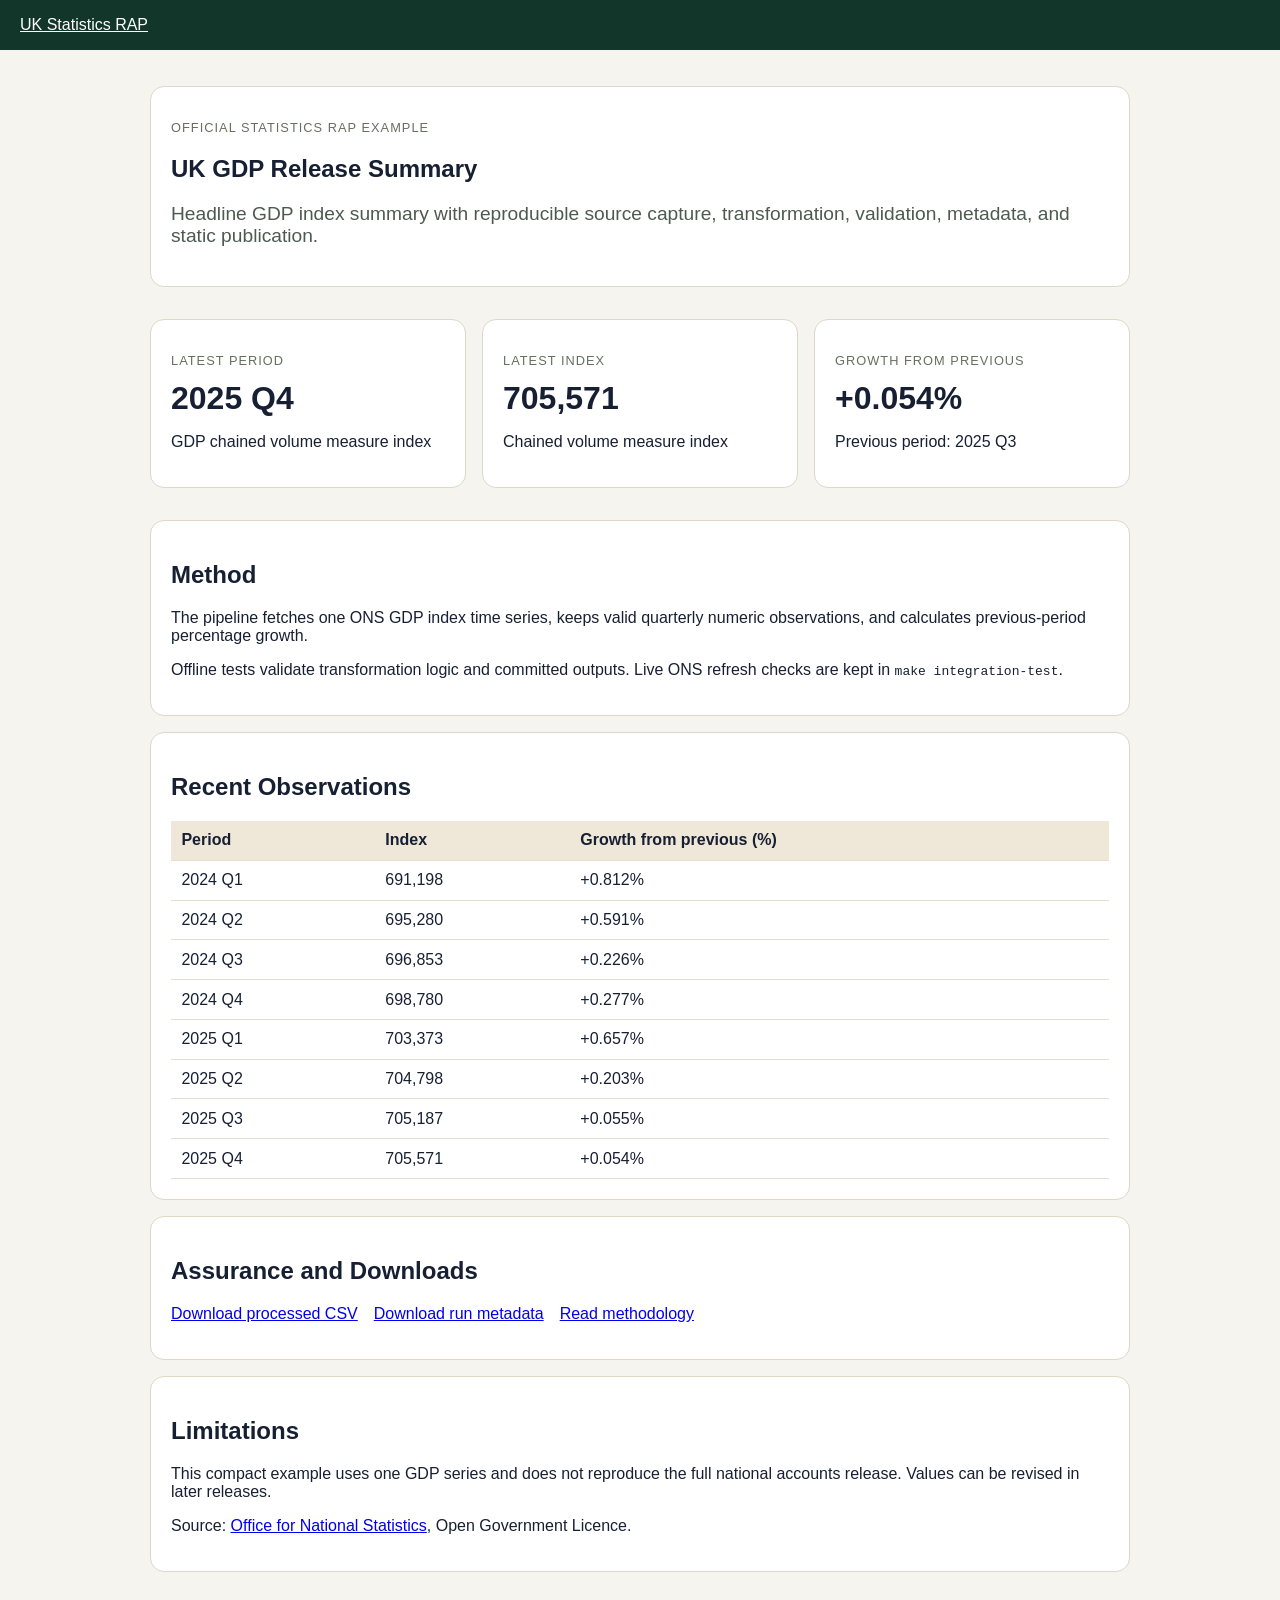
<file: uk-gdp-release-summary/docs/index.html>
<!doctype html>
<html lang="en">
<head>
<meta charset="utf-8"><meta name="viewport" content="width=device-width, initial-scale=1">
<title>UK GDP Release Summary</title>
<style>body{font-family:Arial,sans-serif;margin:0;color:#172033;background:#f6f4ef}header{background:#12372a;color:white;padding:1rem 1.25rem}header a{color:white}.wrap{max-width:980px;margin:auto;padding:1.25rem}.hero,.panel,.metric{background:white;border:1px solid #dfd7c8;border-radius:14px;padding:1.25rem;margin:1rem 0}.lede{font-size:1.2rem;color:#4d5a4f}.metrics{display:grid;grid-template-columns:repeat(auto-fit,minmax(220px,1fr));gap:1rem}.label{font-size:.8rem;text-transform:uppercase;letter-spacing:.08em;color:#65705f}.value{font-size:2rem;font-weight:700;margin:.25rem 0}.change{font-weight:700;color:#166534}table{width:100%;border-collapse:collapse;background:white}th,td{border-bottom:1px solid #e6ddce;padding:.65rem;text-align:left}th{background:#efe7d8}.downloads a{display:inline-block;margin-right:1rem}@media(max-width:640px){.wrap{padding:.75rem}table{font-size:.9rem}} </style>
</head>
<body>
<header><a href="../">UK Statistics RAP</a></header>
<main class="wrap">
<section class="hero">
<p class="label">Official statistics RAP example</p>
<h1>UK GDP Release Summary</h1>
<p class="lede">Headline GDP index summary with reproducible source capture, transformation, validation, metadata, and static publication.</p>
</section>
<section class="metrics">
<article class="metric"><p class="label">Latest period</p><p class="value">2025 Q4</p><p>GDP chained volume measure index</p></article>
<article class="metric"><p class="label">Latest index</p><p class="value">705,571</p><p>Chained volume measure index</p></article>
<article class="metric"><p class="label">Growth from previous</p><p class="value">+0.054%</p><p>Previous period: 2025 Q3</p></article>
</section>
<section class="panel"><h2>Method</h2>
<p>The pipeline fetches one ONS GDP index time series, keeps valid quarterly numeric observations, and calculates previous-period percentage growth.</p>
<p>Offline tests validate transformation logic and committed outputs. Live ONS refresh checks are kept in <code>make integration-test</code>.</p></section>
<section class="panel"><h2>Recent Observations</h2>
<table><thead><tr><th>Period</th><th>Index</th><th>Growth from previous (%)</th></tr></thead><tbody>
<tr><td>2024 Q1</td><td>691,198</td><td>+0.812%</td></tr>
<tr><td>2024 Q2</td><td>695,280</td><td>+0.591%</td></tr>
<tr><td>2024 Q3</td><td>696,853</td><td>+0.226%</td></tr>
<tr><td>2024 Q4</td><td>698,780</td><td>+0.277%</td></tr>
<tr><td>2025 Q1</td><td>703,373</td><td>+0.657%</td></tr>
<tr><td>2025 Q2</td><td>704,798</td><td>+0.203%</td></tr>
<tr><td>2025 Q3</td><td>705,187</td><td>+0.055%</td></tr>
<tr><td>2025 Q4</td><td>705,571</td><td>+0.054%</td></tr>
</tbody></table>
</section>
<section class="panel"><h2>Assurance and Downloads</h2>
<p class="downloads"><a href="data/analysis.csv">Download processed CSV</a><a href="data/run-metadata.json">Download run metadata</a><a href="https://github.com/washwalk/uk-statistics-rap/blob/main/uk-gdp-release-summary/methodology.md">Read methodology</a></p>
</section>
<section class="panel"><h2>Limitations</h2>
<p>This compact example uses one GDP series and does not reproduce the full national accounts release. Values can be revised in later releases.</p>
<p>Source: <a href="https://www.ons.gov.uk/economy/grossdomesticproductgdp/timeseries/abmi/pn2/data">Office for National Statistics</a>, Open Government Licence.</p></section>
</main>
</body></html>
</file>
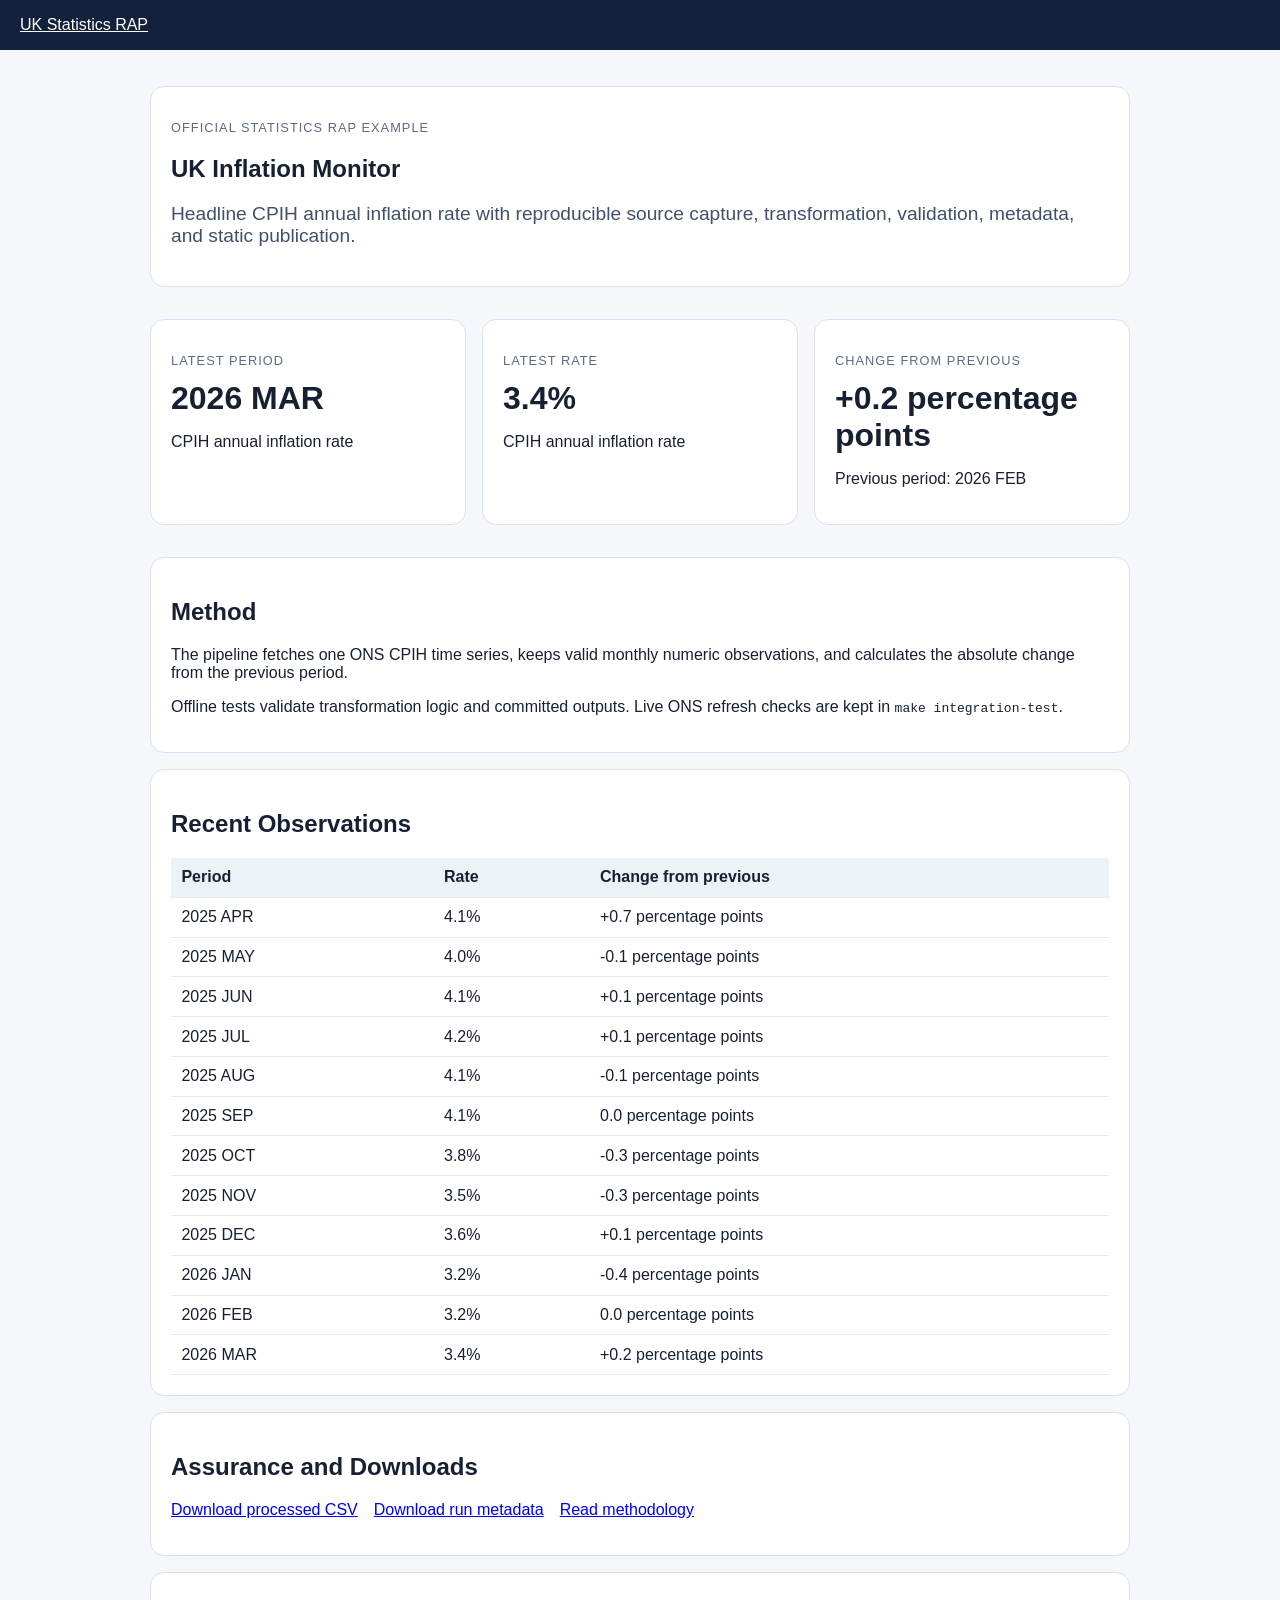
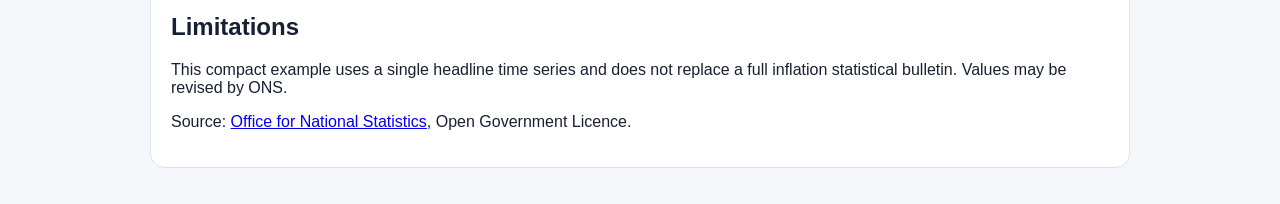
<file: uk-inflation-monitor/docs/index.html>
<!doctype html>
<html lang="en">
<head>
<meta charset="utf-8"><meta name="viewport" content="width=device-width, initial-scale=1">
<title>UK Inflation Monitor</title>
<style>body{font-family:Arial,sans-serif;margin:0;color:#172033;background:#f5f7fb}header{background:#14213d;color:white;padding:1rem 1.25rem}header a{color:white}.wrap{max-width:980px;margin:auto;padding:1.25rem}.hero,.panel,.metric{background:white;border:1px solid #d9e1ef;border-radius:14px;padding:1.25rem;margin:1rem 0}.lede{font-size:1.2rem;color:#40506b}.metrics{display:grid;grid-template-columns:repeat(auto-fit,minmax(220px,1fr));gap:1rem}.label{font-size:.8rem;text-transform:uppercase;letter-spacing:.08em;color:#5b6b84}.value{font-size:2rem;font-weight:700;margin:.25rem 0}.change{font-weight:700;color:#0f766e}table{width:100%;border-collapse:collapse;background:white}th,td{border-bottom:1px solid #e4e9f2;padding:.65rem;text-align:left}th{background:#edf2f7}.downloads a{display:inline-block;margin-right:1rem}@media(max-width:640px){.wrap{padding:.75rem}table{font-size:.9rem}} </style>
</head>
<body>
<header><a href="../">UK Statistics RAP</a></header>
<main class="wrap">
<section class="hero">
<p class="label">Official statistics RAP example</p>
<h1>UK Inflation Monitor</h1>
<p class="lede">Headline CPIH annual inflation rate with reproducible source capture, transformation, validation, metadata, and static publication.</p>
</section>
<section class="metrics">
<article class="metric"><p class="label">Latest period</p><p class="value">2026 MAR</p><p>CPIH annual inflation rate</p></article>
<article class="metric"><p class="label">Latest rate</p><p class="value">3.4%</p><p>CPIH annual inflation rate</p></article>
<article class="metric"><p class="label">Change from previous</p><p class="value">+0.2 percentage points</p><p>Previous period: 2026 FEB</p></article>
</section>
<section class="panel"><h2>Method</h2>
<p>The pipeline fetches one ONS CPIH time series, keeps valid monthly numeric observations, and calculates the absolute change from the previous period.</p>
<p>Offline tests validate transformation logic and committed outputs. Live ONS refresh checks are kept in <code>make integration-test</code>.</p></section>
<section class="panel"><h2>Recent Observations</h2>
<table><thead><tr><th>Period</th><th>Rate</th><th>Change from previous</th></tr></thead><tbody>
<tr><td>2025 APR</td><td>4.1%</td><td>+0.7 percentage points</td></tr>
<tr><td>2025 MAY</td><td>4.0%</td><td>-0.1 percentage points</td></tr>
<tr><td>2025 JUN</td><td>4.1%</td><td>+0.1 percentage points</td></tr>
<tr><td>2025 JUL</td><td>4.2%</td><td>+0.1 percentage points</td></tr>
<tr><td>2025 AUG</td><td>4.1%</td><td>-0.1 percentage points</td></tr>
<tr><td>2025 SEP</td><td>4.1%</td><td>0.0 percentage points</td></tr>
<tr><td>2025 OCT</td><td>3.8%</td><td>-0.3 percentage points</td></tr>
<tr><td>2025 NOV</td><td>3.5%</td><td>-0.3 percentage points</td></tr>
<tr><td>2025 DEC</td><td>3.6%</td><td>+0.1 percentage points</td></tr>
<tr><td>2026 JAN</td><td>3.2%</td><td>-0.4 percentage points</td></tr>
<tr><td>2026 FEB</td><td>3.2%</td><td>0.0 percentage points</td></tr>
<tr><td>2026 MAR</td><td>3.4%</td><td>+0.2 percentage points</td></tr>
</tbody></table>
</section>
<section class="panel"><h2>Assurance and Downloads</h2>
<p class="downloads"><a href="data/analysis.csv">Download processed CSV</a><a href="data/run-metadata.json">Download run metadata</a><a href="https://github.com/washwalk/uk-statistics-rap/blob/main/uk-inflation-monitor/methodology.md">Read methodology</a></p>
</section>
<section class="panel"><h2>Limitations</h2>
<p>This compact example uses a single headline time series and does not replace a full inflation statistical bulletin. Values may be revised by ONS.</p>
<p>Source: <a href="https://www.ons.gov.uk/economy/inflationandpriceindices/timeseries/l55o/mm23/data">Office for National Statistics</a>, Open Government Licence.</p></section>
</main>
</body></html>
</file>
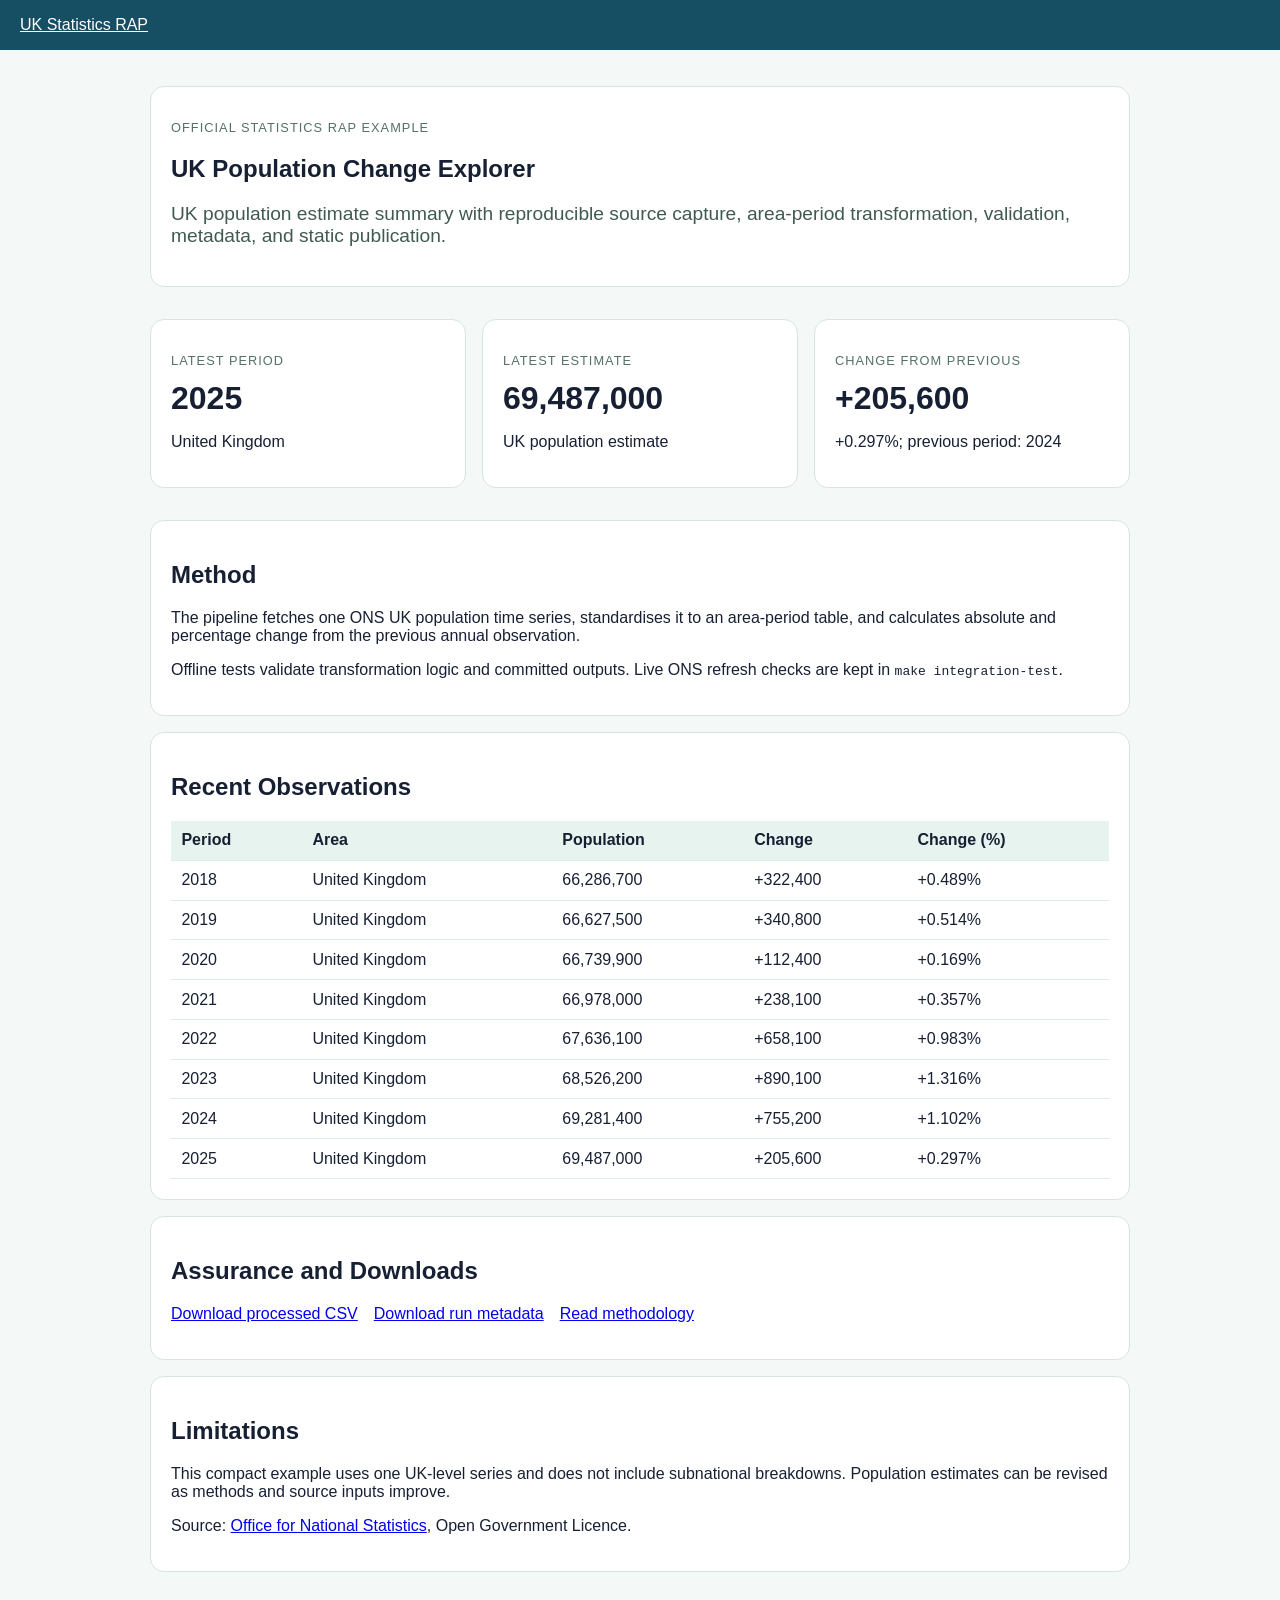
<file: uk-population-change-explorer/docs/index.html>
<!doctype html>
<html lang="en">
<head>
<meta charset="utf-8"><meta name="viewport" content="width=device-width, initial-scale=1">
<title>UK Population Change Explorer</title>
<style>body{font-family:Arial,sans-serif;margin:0;color:#172033;background:#f4f8f6}header{background:#164e63;color:white;padding:1rem 1.25rem}header a{color:white}.wrap{max-width:980px;margin:auto;padding:1.25rem}.hero,.panel,.metric{background:white;border:1px solid #d5e6df;border-radius:14px;padding:1.25rem;margin:1rem 0}.lede{font-size:1.2rem;color:#405a52}.metrics{display:grid;grid-template-columns:repeat(auto-fit,minmax(220px,1fr));gap:1rem}.label{font-size:.8rem;text-transform:uppercase;letter-spacing:.08em;color:#55706a}.value{font-size:2rem;font-weight:700;margin:.25rem 0}.change{font-weight:700;color:#0f766e}table{width:100%;border-collapse:collapse;background:white}th,td{border-bottom:1px solid #dcebe5;padding:.65rem;text-align:left}th{background:#e7f3ee}.downloads a{display:inline-block;margin-right:1rem}@media(max-width:640px){.wrap{padding:.75rem}table{font-size:.9rem}} </style>
</head>
<body>
<header><a href="../">UK Statistics RAP</a></header>
<main class="wrap">
<section class="hero">
<p class="label">Official statistics RAP example</p>
<h1>UK Population Change Explorer</h1>
<p class="lede">UK population estimate summary with reproducible source capture, area-period transformation, validation, metadata, and static publication.</p>
</section>
<section class="metrics">
<article class="metric"><p class="label">Latest period</p><p class="value">2025</p><p>United Kingdom</p></article>
<article class="metric"><p class="label">Latest estimate</p><p class="value">69,487,000</p><p>UK population estimate</p></article>
<article class="metric"><p class="label">Change from previous</p><p class="value">+205,600</p><p>+0.297%; previous period: 2024</p></article>
</section>
<section class="panel"><h2>Method</h2>
<p>The pipeline fetches one ONS UK population time series, standardises it to an area-period table, and calculates absolute and percentage change from the previous annual observation.</p>
<p>Offline tests validate transformation logic and committed outputs. Live ONS refresh checks are kept in <code>make integration-test</code>.</p></section>
<section class="panel"><h2>Recent Observations</h2>
<table><thead><tr><th>Period</th><th>Area</th><th>Population</th><th>Change</th><th>Change (%)</th></tr></thead><tbody>
<tr><td>2018</td><td>United Kingdom</td><td>66,286,700</td><td>+322,400</td><td>+0.489%</td></tr>
<tr><td>2019</td><td>United Kingdom</td><td>66,627,500</td><td>+340,800</td><td>+0.514%</td></tr>
<tr><td>2020</td><td>United Kingdom</td><td>66,739,900</td><td>+112,400</td><td>+0.169%</td></tr>
<tr><td>2021</td><td>United Kingdom</td><td>66,978,000</td><td>+238,100</td><td>+0.357%</td></tr>
<tr><td>2022</td><td>United Kingdom</td><td>67,636,100</td><td>+658,100</td><td>+0.983%</td></tr>
<tr><td>2023</td><td>United Kingdom</td><td>68,526,200</td><td>+890,100</td><td>+1.316%</td></tr>
<tr><td>2024</td><td>United Kingdom</td><td>69,281,400</td><td>+755,200</td><td>+1.102%</td></tr>
<tr><td>2025</td><td>United Kingdom</td><td>69,487,000</td><td>+205,600</td><td>+0.297%</td></tr>
</tbody></table>
</section>
<section class="panel"><h2>Assurance and Downloads</h2>
<p class="downloads"><a href="data/analysis.csv">Download processed CSV</a><a href="data/run-metadata.json">Download run metadata</a><a href="https://github.com/washwalk/uk-statistics-rap/blob/main/uk-population-change-explorer/methodology.md">Read methodology</a></p>
</section>
<section class="panel"><h2>Limitations</h2>
<p>This compact example uses one UK-level series and does not include subnational breakdowns. Population estimates can be revised as methods and source inputs improve.</p>
<p>Source: <a href="https://www.ons.gov.uk/peoplepopulationandcommunity/populationandmigration/populationestimates/timeseries/ukpop/pop/data">Office for National Statistics</a>, Open Government Licence.</p></section>
</main>
</body></html>
</file>
<file: site/assets/header.css>
:root {
  --header-ink: #111827;
  --header-muted: #5b6472;
  --header-line: #d8dee8;
  --header-accent: #005ea5;
}

.site-header {
  background: #ffffff;
  border-bottom: 1px solid var(--header-line);
  box-sizing: border-box;
  color: var(--header-ink);
  font-family: Arial, Helvetica, sans-serif;
  font-size: 16px;
  line-height: 1.5;
  margin-left: calc(50% - 50vw);
  min-height: 57px;
  width: 100vw;
}

.site-header *,
.site-header *::before,
.site-header *::after {
  box-sizing: border-box;
}

.content > .site-header {
  margin-bottom: 2rem;
}

.site-header__inner {
  display: flex;
  align-items: center;
  justify-content: space-between;
  gap: 1rem;
  max-width: 1040px;
  margin: 0 auto;
  min-height: 56px;
  padding: 16px;
}

.site-header__brand {
  color: var(--header-ink);
  font-weight: 700;
  line-height: 24px;
  text-decoration: none;
  white-space: nowrap;
}

.site-header__nav {
  display: flex;
  flex-wrap: wrap;
  gap: 0.8rem;
  font-size: 0.95rem;
  line-height: 24px;
}

.site-header__nav a {
  color: var(--header-muted);
  line-height: 24px;
  text-decoration: none;
}

.site-header__nav a:hover,
.site-header__nav a:focus-visible {
  color: var(--header-accent);
  text-decoration: underline;
}

.site-header__brand:focus-visible,
.site-header__nav a:focus-visible {
  outline: 3px solid #ffdd00;
  outline-offset: 0.18rem;
}

@media (max-width: 720px) {
  .site-header__inner {
    display: block;
  }

  .site-header__nav {
    margin-top: 0.75rem;
  }
}
</file>
<file: site/assets/site.css>
:root {
  --bg: #ffffff;
  --ink: #111827;
  --muted: #5b6472;
  --line: #d8dee8;
  --accent: #005ea5;
  --soft: #f6f8fb;
}

* {
  box-sizing: border-box;
}

body {
  margin: 0;
  background: var(--bg);
  color: var(--ink);
  font-family: Arial, Helvetica, sans-serif;
  line-height: 1.55;
}

a {
  color: var(--accent);
}

main {
  width: min(1040px, calc(100% - 2rem));
  margin: 0 auto;
  padding: 3rem 0 4rem;
}

.intro {
  max-width: 780px;
  margin-bottom: 2rem;
}

.eyebrow,
.label {
  color: var(--muted);
  font-size: 0.86rem;
  font-weight: 700;
  letter-spacing: 0.06em;
  margin: 0 0 0.35rem;
  text-transform: uppercase;
}

h1 {
  font-size: clamp(2rem, 5vw, 4rem);
  letter-spacing: -0.05em;
  line-height: 1;
  margin: 0 0 1rem;
}

h2 {
  font-size: 1.25rem;
  margin: 0 0 0.5rem;
}

.report-list {
  border-top: 1px solid var(--line);
}

.report-list article {
  display: grid;
  grid-template-columns: minmax(0, 1fr) minmax(0, 1.3fr);
  gap: 1rem;
  border-bottom: 1px solid var(--line);
  padding: 1.25rem 0;
}

.report-list .label {
  grid-column: 1;
}

.report-list h2,
.report-list p:not(.label) {
  grid-column: 2;
}

.report-list p:not(.label) {
  color: var(--muted);
  margin: 0;
}

.note {
  background: var(--soft);
  border: 1px solid var(--line);
  margin: 2rem 0;
  padding: 1.25rem;
}

.note h2 {
  margin-bottom: 0.4rem;
}

.note p {
  color: var(--muted);
  margin-bottom: 0;
}

.guidance {
  background: #111827;
  color: #ffffff;
  margin-top: 2.5rem;
  padding: 1.5rem;
}

.guidance p {
  color: #d8dee8;
  max-width: 760px;
}

.guidance a {
  color: #ffffff;
  font-weight: 700;
}

@media (max-width: 720px) {
  .report-list article {
    display: block;
  }

  .report-list h2,
  .report-list p:not(.label) {
    grid-column: auto;
  }
}
</file>
